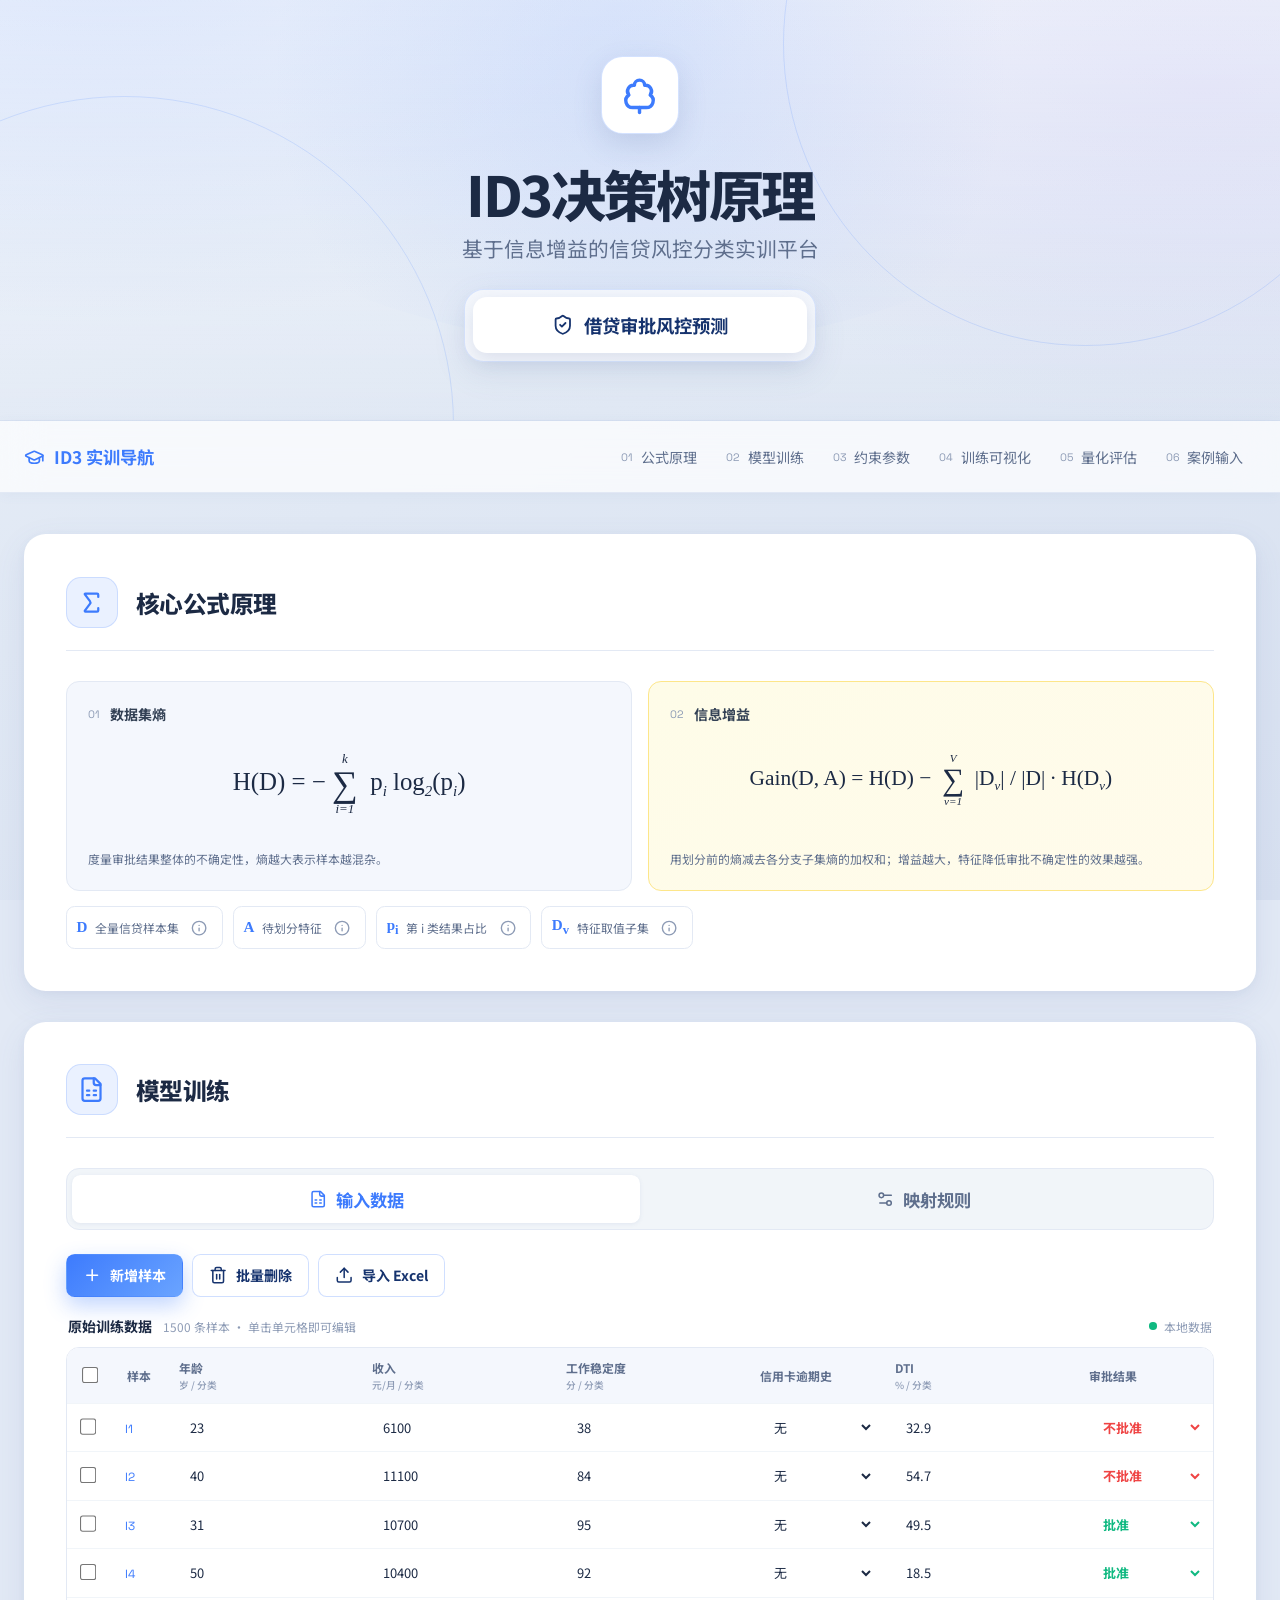
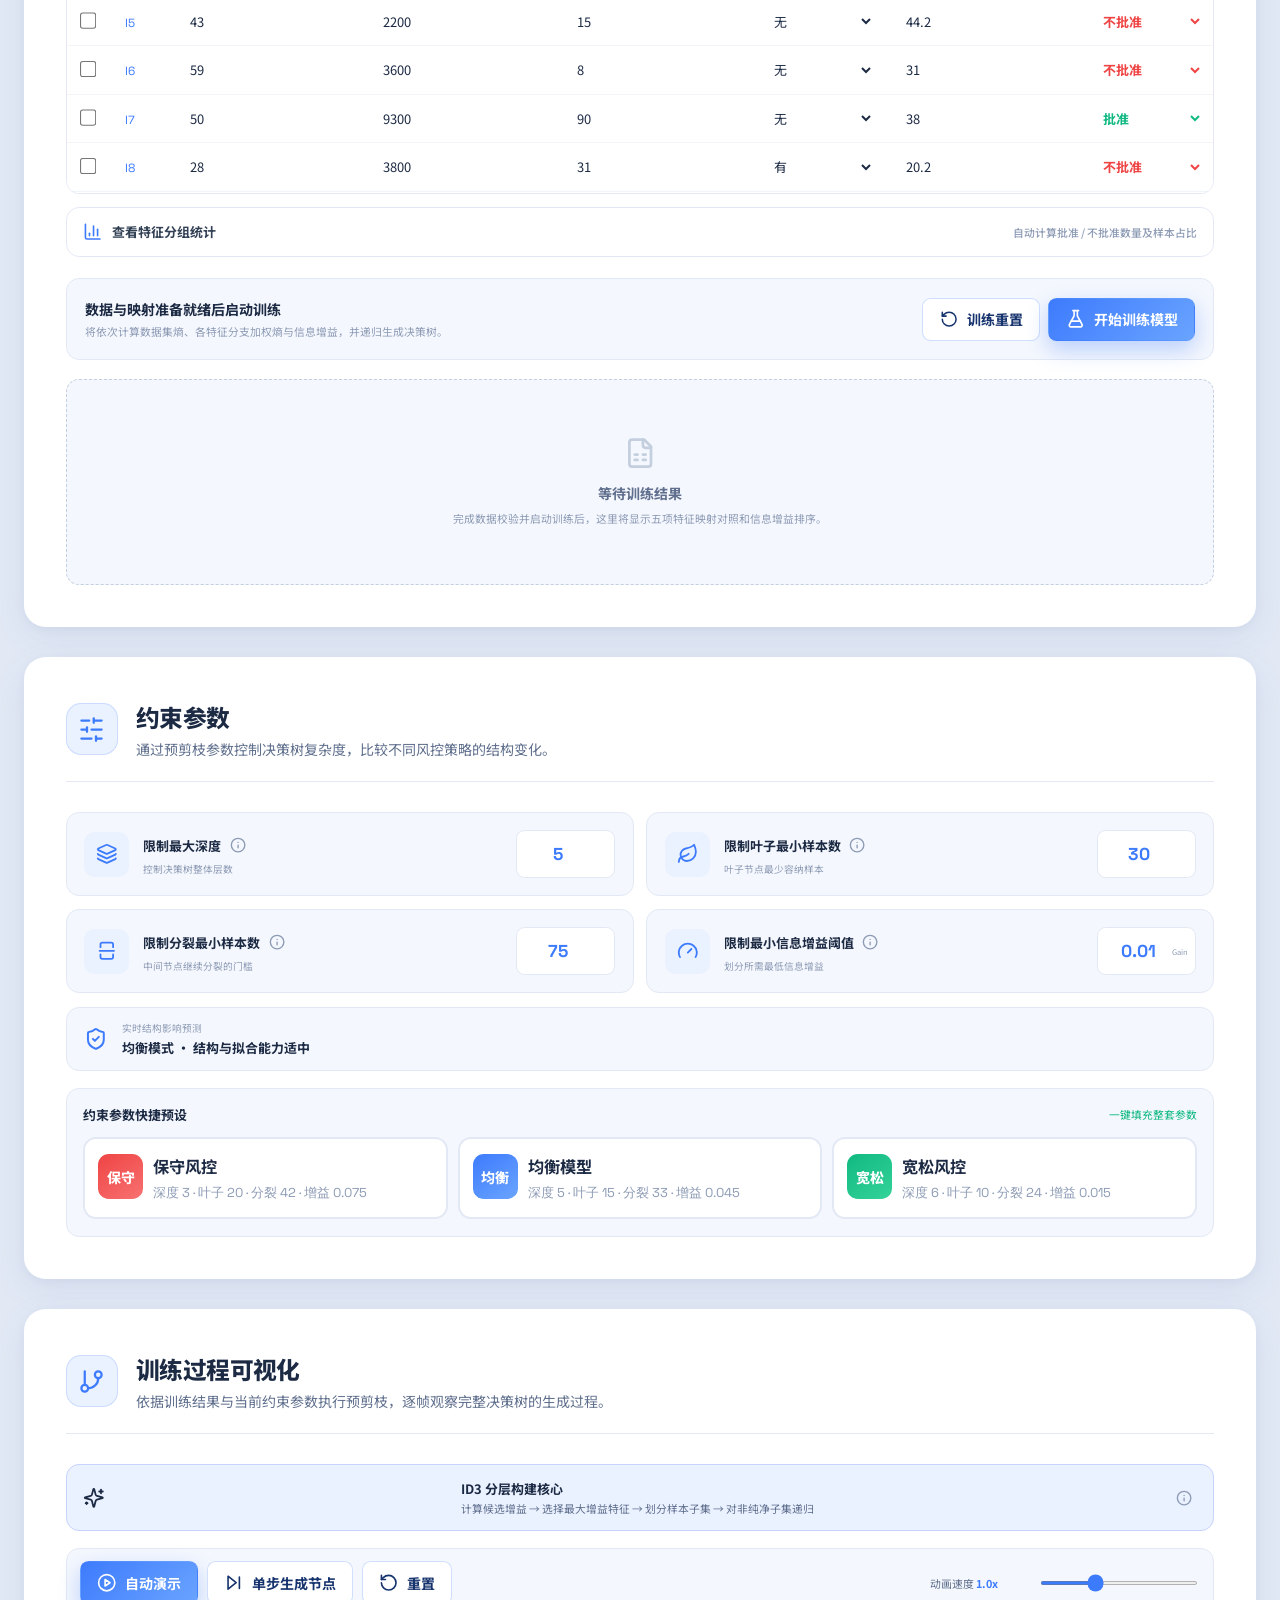
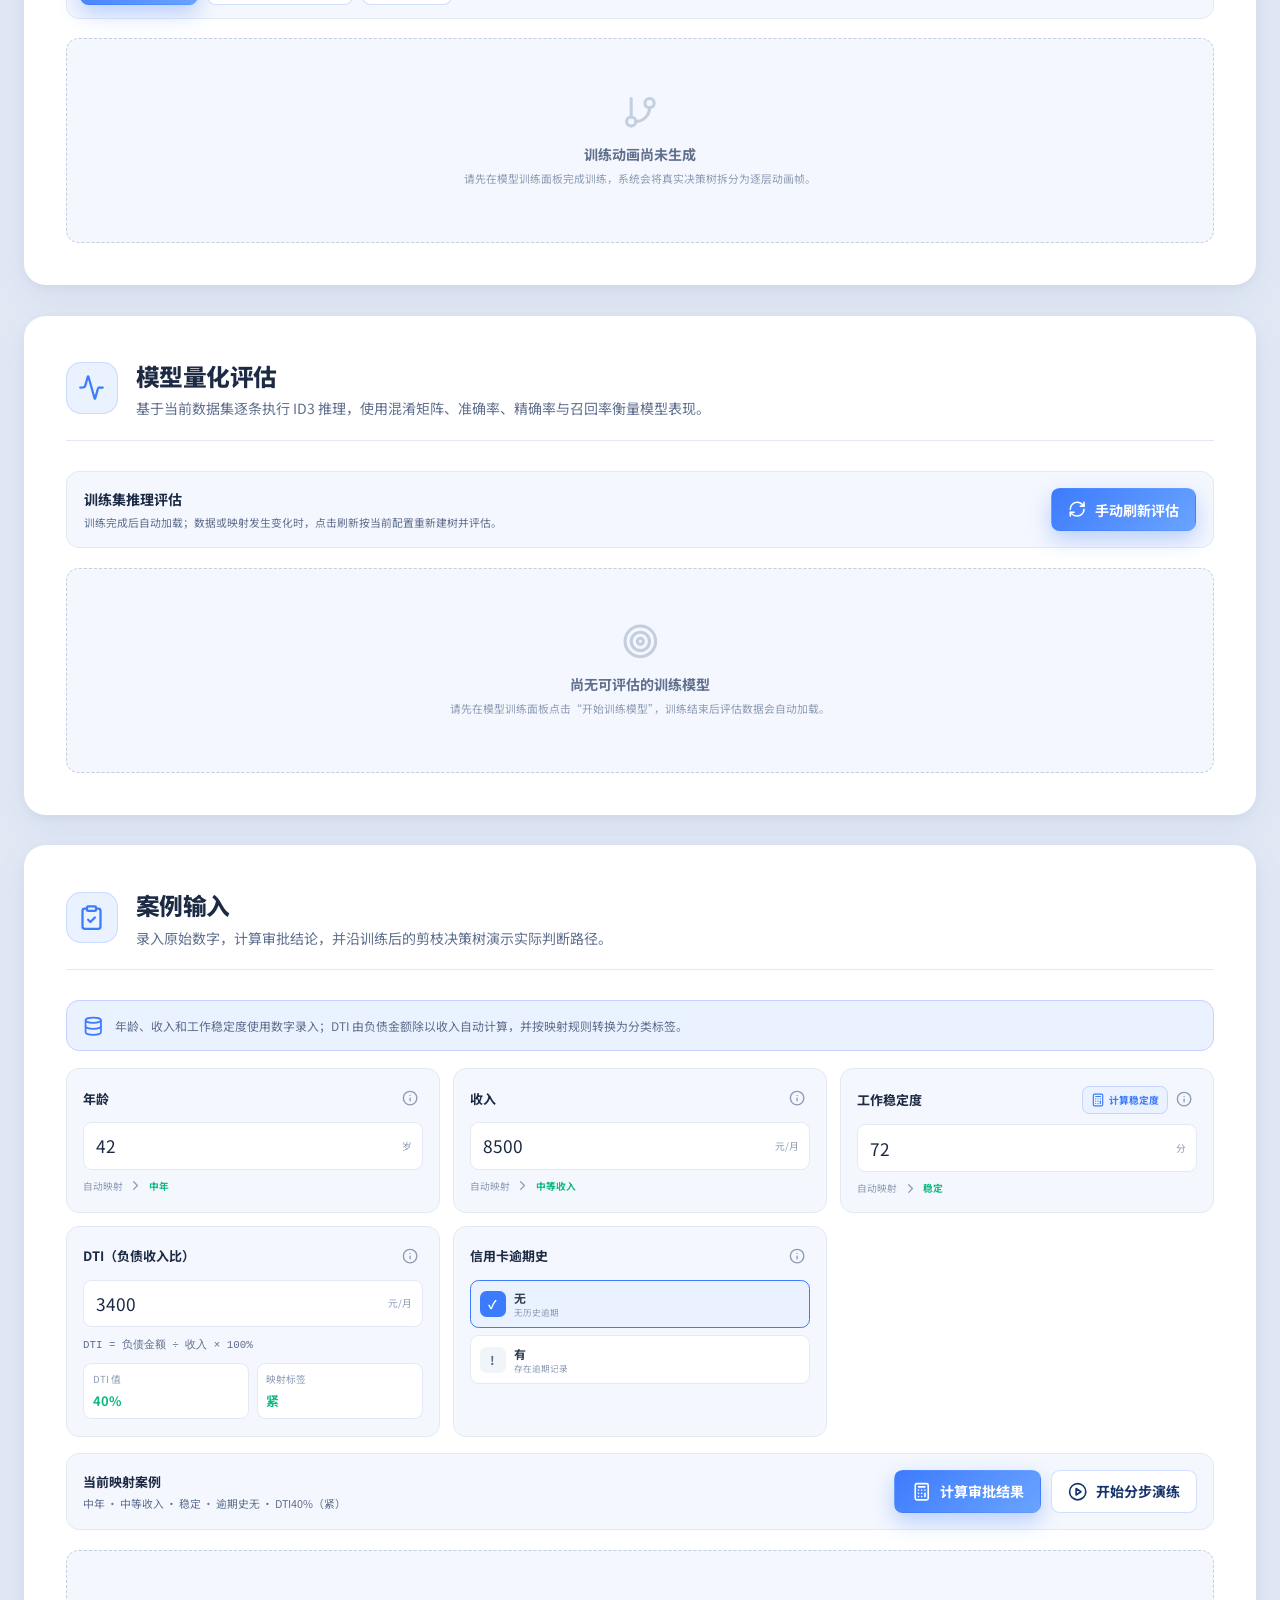
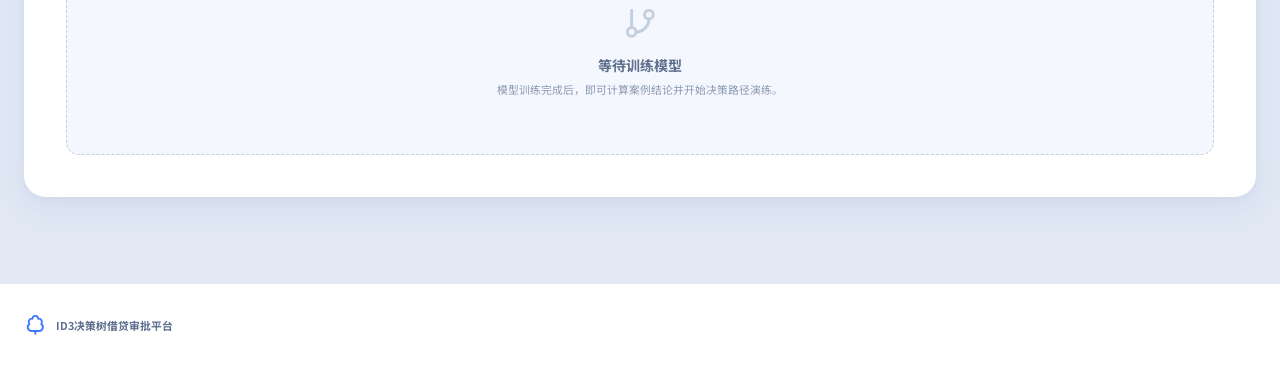
<file: index.html>
<!doctype html>
<html lang="zh-CN">
  <head>
    <meta charset="UTF-8" />
    <meta name="viewport" content="width=device-width, initial-scale=1.0" />
    <meta
      name="description"
      content="ID3决策树借贷审批平台，提供信息增益演算、模型训练和贷款审批路径可视化。"
    />
    <title>ID3决策树借贷审批平台</title>
    <script type="module" crossorigin src="./assets/index-B8pWdPge.js"></script>
    <link rel="modulepreload" crossorigin href="./assets/react-CxBdIq-d.js">
    <link rel="stylesheet" crossorigin href="./assets/index-DOfM6sJ3.css">
  </head>
  <body>
    <div id="root"></div>
  </body>
</html>
</file>
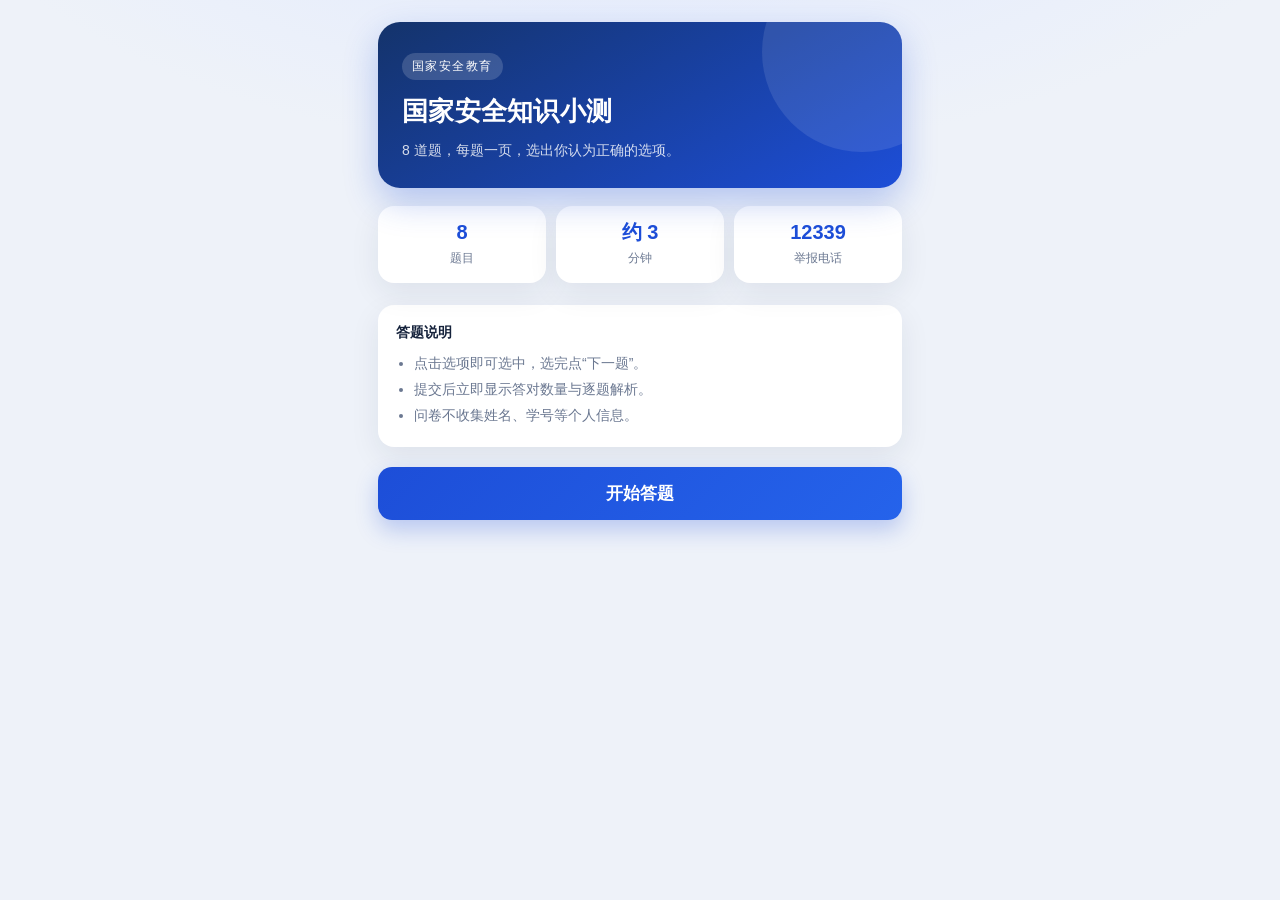
<file: quiz/index.html>
<!DOCTYPE html>
<html lang="zh-CN">
<head>
<meta charset="UTF-8">
<meta name="viewport" content="width=device-width, initial-scale=1, viewport-fit=cover">
<meta name="theme-color" content="#123a7a">
<title>国家安全知识小测</title>
<style>
  :root {
    --bg: #eef2f9;
    --card: #ffffff;
    --ink: #16233c;
    --muted: #6b7891;
    --line: #e2e8f3;
    --primary: #1d4ed8;
    --primary-soft: #e8efff;
    --ok: #15803d;
    --ok-soft: #e8f7ee;
    --bad: #c62828;
    --bad-soft: #fdeceb;
    --shadow: 0 10px 30px rgba(22, 35, 60, .08);
  }

  * { box-sizing: border-box; -webkit-tap-highlight-color: transparent; }

  html, body { margin: 0; padding: 0; }

  body {
    min-height: 100vh;
    min-height: 100dvh;
    background:
      radial-gradient(1100px 520px at 50% -180px, #dfe8ff 0%, rgba(223, 232, 255, 0) 65%),
      var(--bg);
    color: var(--ink);
    font-family: -apple-system, BlinkMacSystemFont, "PingFang SC", "Hiragino Sans GB",
      "Microsoft YaHei", "Segoe UI", Roboto, sans-serif;
    font-size: 16px;
    line-height: 1.6;
    -webkit-font-smoothing: antialiased;
  }

  .app {
    width: 100%;
    max-width: 560px;
    margin: 0 auto;
    padding: 22px 18px calc(24px + env(safe-area-inset-bottom));
  }

  .screen { display: none; }
  .screen.active { display: block; animation: enter .26s ease both; }

  @keyframes enter {
    from { opacity: 0; transform: translateY(10px); }
    to { opacity: 1; transform: none; }
  }

  @media (prefers-reduced-motion: reduce) {
    .screen.active { animation: none; }
  }

  /* ---------- 首页 ---------- */
  .hero {
    background: linear-gradient(150deg, #14336b 0%, #1d4ed8 100%);
    color: #fff;
    border-radius: 22px;
    padding: 30px 24px 26px;
    box-shadow: 0 14px 34px rgba(29, 78, 216, .28);
    position: relative;
    overflow: hidden;
  }

  .hero::after {
    content: "";
    position: absolute;
    right: -60px;
    top: -70px;
    width: 200px;
    height: 200px;
    border-radius: 50%;
    background: rgba(255, 255, 255, .1);
  }

  .badge {
    display: inline-block;
    font-size: 12px;
    letter-spacing: .12em;
    padding: 4px 10px;
    border-radius: 999px;
    background: rgba(255, 255, 255, .16);
    margin-bottom: 14px;
  }

  .hero h1 {
    margin: 0;
    font-size: 26px;
    line-height: 1.35;
    font-weight: 700;
    letter-spacing: .01em;
  }

  .hero p {
    margin: 10px 0 0;
    font-size: 14px;
    color: rgba(255, 255, 255, .82);
  }

  .facts {
    display: grid;
    grid-template-columns: repeat(3, 1fr);
    gap: 10px;
    margin: 18px 0 22px;
  }

  .fact {
    background: var(--card);
    border-radius: 16px;
    padding: 14px 8px;
    text-align: center;
    box-shadow: var(--shadow);
  }

  .fact b {
    display: block;
    font-size: 20px;
    color: var(--primary);
    line-height: 1.2;
  }

  .fact span { font-size: 12px; color: var(--muted); }

  .tips {
    background: var(--card);
    border-radius: 16px;
    padding: 16px 18px;
    box-shadow: var(--shadow);
    font-size: 14px;
    color: var(--muted);
  }

  .tips strong { color: var(--ink); }
  .tips ul { margin: 8px 0 0; padding-left: 18px; }
  .tips li { margin: 4px 0; }

  .btn {
    display: block;
    width: 100%;
    border: 0;
    border-radius: 14px;
    padding: 15px 18px;
    font-size: 17px;
    font-weight: 600;
    font-family: inherit;
    color: #fff;
    background: linear-gradient(135deg, #1d4ed8, #2563eb);
    box-shadow: 0 10px 22px rgba(29, 78, 216, .26);
    cursor: pointer;
    transition: transform .12s ease, opacity .15s ease, background .2s ease;
  }

  .btn:active { transform: scale(.985); }

  .btn[disabled] {
    background: #cdd6e6;
    color: #fff;
    box-shadow: none;
    cursor: not-allowed;
  }

  .btn.ghost {
    background: transparent;
    color: var(--primary);
    border: 1px solid #c9d8f8;
    box-shadow: none;
  }

  .home-action { margin-top: 20px; }

  /* ---------- 答题页 ---------- */
  .quiz-head {
    display: flex;
    align-items: center;
    justify-content: space-between;
    gap: 12px;
    margin-bottom: 10px;
  }

  .quiz-head .count {
    font-size: 13px;
    color: var(--muted);
    letter-spacing: .02em;
  }

  .quiz-head .count b {
    color: var(--primary);
    font-size: 17px;
    margin-right: 2px;
  }

  .back-link {
    border: 0;
    background: none;
    color: var(--muted);
    font-size: 13px;
    font-family: inherit;
    padding: 6px 2px;
    cursor: pointer;
  }

  .progress {
    height: 6px;
    border-radius: 999px;
    background: #dde5f2;
    overflow: hidden;
    margin-bottom: 18px;
  }

  .progress i {
    display: block;
    height: 100%;
    width: 0;
    border-radius: 999px;
    background: linear-gradient(90deg, #1d4ed8, #60a5fa);
    transition: width .28s ease;
  }

  .card {
    background: var(--card);
    border-radius: 20px;
    padding: 22px 20px;
    box-shadow: var(--shadow);
  }

  .q-no {
    font-size: 12px;
    font-weight: 700;
    letter-spacing: .1em;
    color: var(--primary);
    margin-bottom: 6px;
  }

  .q-text {
    margin: 0 0 18px;
    font-size: 18px;
    line-height: 1.55;
    font-weight: 600;
  }

  .options { display: grid; gap: 10px; }

  .option {
    display: flex;
    align-items: flex-start;
    gap: 12px;
    width: 100%;
    text-align: left;
    font-family: inherit;
    font-size: 15.5px;
    line-height: 1.5;
    color: var(--ink);
    background: #f7f9fd;
    border: 1.5px solid var(--line);
    border-radius: 14px;
    padding: 14px 14px;
    min-height: 54px;
    cursor: pointer;
    transition: border-color .15s ease, background .15s ease, transform .1s ease;
  }

  .option:active { transform: scale(.99); }

  .option .key {
    flex: 0 0 26px;
    height: 26px;
    border-radius: 8px;
    background: #e5ebf6;
    color: #56627a;
    font-size: 13px;
    font-weight: 700;
    display: flex;
    align-items: center;
    justify-content: center;
    transition: background .15s ease, color .15s ease;
  }

  .option .text { padding-top: 1px; }

  .option.selected {
    border-color: var(--primary);
    background: var(--primary-soft);
  }

  .option.selected .key {
    background: var(--primary);
    color: #fff;
  }

  .quiz-action { margin-top: 20px; }

  /* ---------- 结果页 ---------- */
  .score-card {
    background: var(--card);
    border-radius: 22px;
    padding: 26px 20px 22px;
    text-align: center;
    box-shadow: var(--shadow);
    margin-bottom: 18px;
  }

  .score-label {
    font-size: 13px;
    color: var(--muted);
    letter-spacing: .08em;
  }

  .score-num {
    font-size: 56px;
    line-height: 1.1;
    font-weight: 800;
    color: var(--primary);
    margin: 6px 0 2px;
    font-variant-numeric: tabular-nums;
  }

  .score-num small {
    font-size: 20px;
    font-weight: 600;
    color: var(--muted);
    margin-left: 2px;
  }

  .score-msg {
    margin: 6px 0 0;
    font-size: 15px;
    font-weight: 600;
  }

  .score-sub {
    margin: 6px 0 0;
    font-size: 13px;
    color: var(--muted);
  }

  .review-title {
    font-size: 14px;
    font-weight: 700;
    color: var(--muted);
    letter-spacing: .04em;
    margin: 0 0 10px 4px;
  }

  .review { display: grid; gap: 10px; }

  .review-item {
    background: var(--card);
    border-radius: 16px;
    padding: 15px 16px;
    border-left: 4px solid var(--ok);
    box-shadow: 0 6px 18px rgba(22, 35, 60, .05);
  }

  .review-item.wrong { border-left-color: var(--bad); }

  .review-top {
    display: flex;
    align-items: center;
    gap: 8px;
    font-size: 12px;
    color: var(--muted);
    margin-bottom: 6px;
  }

  .review-top .mark {
    margin-left: auto;
    font-size: 12px;
    font-weight: 700;
    padding: 2px 8px;
    border-radius: 999px;
    background: var(--ok-soft);
    color: var(--ok);
  }

  .review-item.wrong .mark {
    background: var(--bad-soft);
    color: var(--bad);
  }

  .review-q {
    margin: 0 0 8px;
    font-size: 15px;
    font-weight: 600;
    line-height: 1.5;
  }

  .review-line {
    margin: 3px 0;
    font-size: 13.5px;
    color: var(--muted);
  }

  .review-line b { color: var(--ink); font-weight: 600; }
  .review-item.wrong .review-line b.bad { color: var(--bad); }
  .review-line b.ok { color: var(--ok); }

  .result-actions {
    display: grid;
    gap: 10px;
    margin-top: 20px;
  }

  .footnote {
    margin-top: 18px;
    text-align: center;
    font-size: 12px;
    color: #93a0b7;
    line-height: 1.7;
  }
</style>
</head>
<body>
<main class="app">

  <!-- 首页 -->
  <section class="screen active" id="screen-intro">
    <div class="hero">
      <span class="badge">国家安全教育</span>
      <h1>国家安全知识小测</h1>
      <p>8 道题，每题一页，选出你认为正确的选项。</p>
    </div>

    <div class="facts">
      <div class="fact"><b>8</b><span>题目</span></div>
      <div class="fact"><b>约 3</b><span>分钟</span></div>
      <div class="fact"><b>12339</b><span>举报电话</span></div>
    </div>

    <div class="tips">
      <strong>答题说明</strong>
      <ul>
        <li>点击选项即可选中，选完点“下一题”。</li>
        <li>提交后立即显示答对数量与逐题解析。</li>
        <li>问卷不收集姓名、学号等个人信息。</li>
      </ul>
    </div>

    <div class="home-action">
      <button class="btn" id="startBtn" type="button">开始答题</button>
    </div>
  </section>

  <!-- 答题页 -->
  <section class="screen" id="screen-quiz">
    <div class="quiz-head">
      <span class="count"><b id="curNo">1</b>/ <span id="totalNo">8</span> 题</span>
      <button class="back-link" id="backBtn" type="button">上一题</button>
    </div>
    <div class="progress"><i id="progressBar"></i></div>

    <div class="card">
      <div class="q-no" id="qNo">QUESTION 01</div>
      <h2 class="q-text" id="qText"></h2>
      <div class="options" id="options"></div>
    </div>

    <div class="quiz-action">
      <button class="btn" id="nextBtn" type="button" disabled>下一题</button>
    </div>
  </section>

  <!-- 结果页 -->
  <section class="screen" id="screen-result">
    <div class="score-card">
      <div class="score-label">本次得分</div>
      <div class="score-num"><span id="scoreNum">0</span><small>/ 8 题</small></div>
      <p class="score-msg" id="scoreMsg"></p>
      <p class="score-sub" id="scoreSub"></p>
    </div>

    <p class="review-title">逐题回顾</p>
    <div class="review" id="review"></div>

    <div class="result-actions">
      <button class="btn ghost" id="againBtn" type="button">再答一次</button>
    </div>

    <p class="footnote">发现危害国家安全的情况，请拨打 12339 举报。<br>本问卷仅用于宣传教育，不计入任何考核。</p>
  </section>

</main>

<script>
(function () {
  var QUESTIONS = [
    {
      q: 'QQ 群有人以“学术问卷”名义收集你校军训地点、营区照片，应？',
      options: ['一条 200 元，做了', '先做几次看看', '拒绝并拨 12339', '叫室友一起做'],
      answer: 2
    },
    {
      q: '关于免费公共 WiFi，安全做法是？',
      options: ['连上登网银', '连上刷朋友圈', '敏感操作用自己流量', '无所谓'],
      answer: 2
    },
    {
      q: '快递盒面单应如何处理？',
      options: ['直接扔', '涂销姓名电话地址后再扔', '留给回收员', '拍照发朋友圈'],
      answer: 1
    },
    {
      q: '在 GitHub 上传课程项目，最稳妥的是？',
      options: ['整个目录直接 push', '配 .gitignore、确认无敏感数据再 push', '写导师邮箱', '数据集一起传'],
      answer: 1
    },
    {
      q: '12339 是什么电话？',
      options: ['外卖投诉', '国家安全机关受理举报电话', '电信诈骗', '快递投诉'],
      answer: 1
    },
    {
      q: '境外人员以“美女博主”加你并逐步索要资料，应？',
      options: ['恋爱脑上头', '觉得有趣继续聊', '提高警惕、保留证据、及时举报', '截图发朋友圈吐槽'],
      answer: 2
    },
    {
      q: '关于军事管理区拍照，正确的是？',
      options: ['不发朋友圈就没事', '拍了发小红书', '不擅自进入、不拍摄、不传播', '拍给家人看'],
      answer: 2
    },
    {
      q: '下列哪项可能危害国家安全？',
      options: ['教室讨论作业', '把实验室未发表数据集公开上传', '参加学校国安讲座', '按规定保管学生证'],
      answer: 1
    }
  ];

  var LETTERS = ['A', 'B', 'C', 'D'];
  var state = {
    index: 0,
    answers: new Array(QUESTIONS.length).fill(null)
  };

  var screens = {
    intro: document.getElementById('screen-intro'),
    quiz: document.getElementById('screen-quiz'),
    result: document.getElementById('screen-result')
  };

  var el = {
    startBtn: document.getElementById('startBtn'),
    againBtn: document.getElementById('againBtn'),
    backBtn: document.getElementById('backBtn'),
    nextBtn: document.getElementById('nextBtn'),
    curNo: document.getElementById('curNo'),
    totalNo: document.getElementById('totalNo'),
    progressBar: document.getElementById('progressBar'),
    qNo: document.getElementById('qNo'),
    qText: document.getElementById('qText'),
    options: document.getElementById('options'),
    scoreNum: document.getElementById('scoreNum'),
    scoreMsg: document.getElementById('scoreMsg'),
    scoreSub: document.getElementById('scoreSub'),
    review: document.getElementById('review')
  };

  function showScreen(name) {
    Object.keys(screens).forEach(function (key) {
      screens[key].classList.toggle('active', key === name);
    });
    window.scrollTo(0, 0);
  }

  function renderQuestion() {
    var i = state.index;
    var item = QUESTIONS[i];
    var picked = state.answers[i];

    el.curNo.textContent = String(i + 1);
    el.totalNo.textContent = String(QUESTIONS.length);
    el.progressBar.style.width = ((i + 1) / QUESTIONS.length * 100) + '%';
    el.qNo.textContent = 'QUESTION ' + String(i + 1).padStart(2, '0');
    el.qText.textContent = item.q;
    el.backBtn.style.visibility = i === 0 ? 'hidden' : 'visible';

    el.options.innerHTML = '';
    item.options.forEach(function (text, idx) {
      var btn = document.createElement('button');
      btn.type = 'button';
      btn.className = 'option' + (picked === idx ? ' selected' : '');
      btn.setAttribute('aria-pressed', picked === idx ? 'true' : 'false');
      btn.dataset.index = String(idx);

      var key = document.createElement('span');
      key.className = 'key';
      key.textContent = LETTERS[idx];

      var label = document.createElement('span');
      label.className = 'text';
      label.textContent = text;

      btn.appendChild(key);
      btn.appendChild(label);
      el.options.appendChild(btn);
    });

    el.nextBtn.textContent = i === QUESTIONS.length - 1 ? '提交答卷' : '下一题';
    el.nextBtn.disabled = picked === null;
  }

  el.options.addEventListener('click', function (e) {
    var btn = e.target.closest('.option');
    if (!btn) return;

    var i = state.index;
    state.answers[i] = Number(btn.dataset.index);

    Array.prototype.forEach.call(el.options.children, function (node) {
      node.classList.remove('selected');
      node.setAttribute('aria-pressed', 'false');
    });
    btn.classList.add('selected');
    btn.setAttribute('aria-pressed', 'true');

    el.nextBtn.disabled = false;
  });

  el.startBtn.addEventListener('click', function () {
    state.index = 0;
    state.answers = new Array(QUESTIONS.length).fill(null);
    renderQuestion();
    showScreen('quiz');
  });

  el.backBtn.addEventListener('click', function () {
    if (state.index > 0) {
      state.index -= 1;
      renderQuestion();
      window.scrollTo(0, 0);
    }
  });

  el.nextBtn.addEventListener('click', function () {
    if (state.answers[state.index] === null) return;

    if (state.index < QUESTIONS.length - 1) {
      state.index += 1;
      renderQuestion();
      window.scrollTo(0, 0);
      return;
    }

    showResult();
  });

  el.againBtn.addEventListener('click', function () {
    state.index = 0;
    state.answers = new Array(QUESTIONS.length).fill(null);
    renderQuestion();
    showScreen('quiz');
  });

  function scoreText(score) {
    if (score === QUESTIONS.length) {
      return { msg: '满分！安全意识非常到位', sub: '继续保持，也提醒身边同学注意防范。' };
    }
    if (score >= 6) {
      return { msg: '表现不错，个别环节需留意', sub: '重点复习错题，细节往往最容易被利用。' };
    }
    if (score >= 4) {
      return { msg: '基础尚可，需要加强', sub: '建议把错题再过一遍，牢记 12339 举报电话。' };
    }
    return { msg: '安全防范意识有待提高', sub: '认真看一遍解析，遇到可疑情况先拒绝、再举报。' };
  }

  function showResult() {
    var score = 0;
    var rows = [];

    QUESTIONS.forEach(function (item, i) {
      var picked = state.answers[i];
      var correct = picked === item.answer;
      if (correct) score += 1;

      var row = document.createElement('div');
      row.className = 'review-item' + (correct ? '' : ' wrong');

      var top = document.createElement('div');
      top.className = 'review-top';
      top.innerHTML = '<span>第 ' + (i + 1) + ' 题</span>' +
        '<span class="mark">' + (correct ? '✓ 答对' : '✗ 答错') + '</span>';

      var q = document.createElement('p');
      q.className = 'review-q';
      q.textContent = item.q;

      var mine = document.createElement('p');
      mine.className = 'review-line';
      mine.innerHTML = '你的选择：<b class="' + (correct ? 'ok' : 'bad') + '">' +
        LETTERS[picked] + '. ' + esc(item.options[picked]) + '</b>';

      row.appendChild(top);
      row.appendChild(q);
      row.appendChild(mine);

      if (!correct) {
        var right = document.createElement('p');
        right.className = 'review-line';
        right.innerHTML = '正确答案：<b class="ok">' +
          LETTERS[item.answer] + '. ' + esc(item.options[item.answer]) + '</b>';
        row.appendChild(right);
      }

      rows.push(row);
    });

    el.scoreNum.textContent = String(score);
    var text = scoreText(score);
    el.scoreMsg.textContent = text.msg;
    el.scoreSub.textContent = text.sub;

    el.review.innerHTML = '';
    rows.forEach(function (row) { el.review.appendChild(row); });

    showScreen('result');
  }

  function esc(str) {
    return String(str)
      .replace(/&/g, '&amp;')
      .replace(/</g, '&lt;')
      .replace(/>/g, '&gt;');
  }

  el.totalNo.textContent = String(QUESTIONS.length);
})();
</script>
</body>
</html>
</file>
<file: assets/index-DOfM6sJ3.css>
@import"https://fonts.googleapis.com/css2?family=Noto+Sans+SC:wght@400;500;600;700;800&family=Space+Grotesk:wght@500;600;700&display=swap";:root{color-scheme:light;font-family:Noto Sans SC,Microsoft YaHei,Segoe UI,sans-serif;color:#1c2a44;background:#e2e9f5;font-synthesis:none;text-rendering:optimizeLegibility;--bg: #e2e9f5;--bg-deep: #d8e1f0;--panel: #ffffff;--panel-soft: #f4f7fd;--panel-raised: #ffffff;--line: #e3e9f4;--line-bright: #c9dafc;--text: #1c2a44;--muted: #5f6f8d;--muted-2: #8d9bb5;--primary: #3d7bfd;--primary-soft: #6aa4ff;--primary-bg: #eaf1ff;--navy: #16336e;--navy-soft: #1d4a9e;--accent: #e0447c;--cyan: #3d7bfd;--cyan-soft: #6aa4ff;--green: #10b981;--green-bg: #ecfdf5;--yellow: #f59e0b;--red: #ef4444;--red-bg: #fef2f2;--orange: #f59e0b;--radius: 20px;--shadow: 0 10px 30px rgba(88, 112, 165, .1), 0 2px 8px rgba(88, 112, 165, .06);--shadow-hover: 0 16px 40px rgba(88, 112, 165, .16), 0 4px 12px rgba(88, 112, 165, .08)}*{box-sizing:border-box}html{overflow-x:auto;scroll-behavior:smooth;scroll-padding-top:92px}body{margin:0;overflow-x:hidden;zoom:1.08;background:radial-gradient(1000px 560px at 8% -6%,rgba(122,162,255,.26),transparent 62%),radial-gradient(860px 520px at 94% 10%,rgba(178,148,255,.15),transparent 60%),radial-gradient(760px 520px at 50% 110%,rgba(110,190,255,.18),transparent 62%),linear-gradient(158deg,#eaf0f9,#e0e8f4 46%,#d7e0f0);background-attachment:fixed;color:var(--text)}button,input,select,textarea{font:inherit}button,a{color:inherit}::selection{color:#fff;background:var(--primary)}::-webkit-scrollbar{width:9px;height:9px}::-webkit-scrollbar-track{background:transparent}::-webkit-scrollbar-thumb{border-radius:4px;background:#b8c5dc}::-webkit-scrollbar-thumb:hover{background:#8d9bb5}.app{min-height:100vh}.hero{position:relative;min-height:390px;overflow:hidden;border-bottom:1px solid rgba(163,184,222,.28);background:linear-gradient(180deg,#ffffff57,#fff0)}.hero:before{position:absolute;top:-180px;left:50%;width:900px;height:500px;border-radius:50%;background:radial-gradient(circle,rgba(122,162,255,.2),transparent 66%);content:"";transform:translate(-50%);pointer-events:none}.hero-inner{position:relative;z-index:2;display:flex;align-items:center;flex-direction:column;justify-content:center;width:min(1220px,calc(100% - 44px));margin:0 auto;padding-top:52px;text-align:center}.brand-mark{display:grid;flex:0 0 auto;width:72px;height:72px;margin:0 0 16px;place-items:center;border:1px solid rgba(61,123,253,.22);border-radius:20px;color:var(--primary);background:#fff;box-shadow:0 10px 26px #5870a52e}.hero-copy{width:100%;max-width:1100px}.hero-kicker{color:var(--accent);font-family:Space Grotesk,sans-serif;font-size:12px;font-weight:700;letter-spacing:.22em}.hero h1{margin:8px 0 5px;color:var(--text);font-size:clamp(32px,4vw,56px);font-weight:800;letter-spacing:-.045em;line-height:1.22}.hero-copy p{margin:0;color:var(--muted);font-size:clamp(16px,1.5vw,20px)}.header-tools{position:absolute;top:22px;right:0;display:flex;gap:8px}.header-tools button{display:inline-flex;align-items:center;gap:7px;padding:8px 12px;border:1px solid rgba(61,123,253,.2);border-radius:10px;color:var(--primary);background:#ffffffc7;cursor:pointer;transition:.2s ease}.header-tools button:hover{border-color:var(--primary);color:#fff;background:var(--primary)}.scene-switch{position:relative;z-index:2;display:flex;width:fit-content;margin:24px auto 0;padding:7px;border:1px solid rgba(61,123,253,.16);border-radius:18px;background:#ffffffa8;box-shadow:0 10px 30px #5870a51f}.scene-switch button{display:inline-flex;align-items:center;gap:10px;min-width:310px;justify-content:center;padding:14px 28px;border:0;border-radius:13px;font-size:17px;font-weight:700;color:var(--muted);background:transparent}.scene-switch button.active{color:var(--navy);background:#fff;box-shadow:0 6px 18px #5870a52e}.hero-orbit{position:absolute;border:1px solid rgba(61,123,253,.16);border-radius:50%;pointer-events:none}.orbit-one{top:-240px;right:-100px;width:560px;height:560px}.orbit-two{bottom:-310px;left:-190px;width:610px;height:610px}.section-nav{position:sticky;z-index:50;top:0;border-bottom:1px solid rgba(163,184,222,.25);background:#ffffffb8;-webkit-backdrop-filter:blur(18px);backdrop-filter:blur(18px);box-shadow:0 2px 12px #5870a50f}.section-nav-inner{display:flex;align-items:center;justify-content:space-between;width:min(1220px,calc(100% - 44px));min-height:66px;margin:0 auto}.nav-brand{display:flex;align-items:center;gap:9px;color:var(--primary);font-weight:700;white-space:nowrap}.nav-links{display:flex;align-items:center;gap:3px}.nav-links a{display:flex;align-items:center;gap:7px;padding:10px 12px;border-radius:8px;color:var(--muted);font-size:13px;text-decoration:none;transition:.2s ease}.nav-links a span{color:var(--muted-2);font-family:Space Grotesk,sans-serif;font-size:10px}.nav-links a:hover{color:var(--primary);background:var(--primary-bg)}.mobile-menu{display:none;padding:8px;border:1px solid var(--line);border-radius:8px;background:var(--panel)}.main-container{display:grid;gap:28px;width:min(1220px,calc(100% - 44px));margin:38px auto 80px}.panel{position:relative;padding:clamp(24px,3vw,38px);overflow:visible;border:1px solid rgba(255,255,255,.9);border-radius:var(--radius);background:var(--panel);box-shadow:var(--shadow);transition:transform .2s ease,box-shadow .2s ease}.panel:hover{transform:translateY(-1px);box-shadow:var(--shadow-hover)}.section-heading{display:flex;align-items:center;gap:17px;margin-bottom:28px;padding-bottom:20px;border-bottom:1px solid var(--line)}.section-icon{display:grid;flex:0 0 auto;width:48px;height:48px;place-items:center;border:1px solid rgba(61,123,253,.18);border-radius:14px;color:var(--primary);background:var(--primary-bg)}.eyebrow{display:block;margin-bottom:3px;color:var(--accent);font-family:Space Grotesk,sans-serif;font-size:10px;font-weight:700;letter-spacing:.15em}.section-heading h2{margin:0;color:var(--text);font-size:22px;font-weight:800;letter-spacing:-.025em}.section-heading p{margin:5px 0 0;color:var(--muted);font-size:13px}.button{display:inline-flex;align-items:center;justify-content:center;gap:8px;min-height:40px;padding:9px 15px;border:1px solid transparent;border-radius:8px;font-size:13px;font-weight:700;cursor:pointer;transition:transform .2s ease,box-shadow .2s ease,border-color .2s ease,background .2s ease}.button:hover:not(:disabled){transform:translateY(-1px)}.button:disabled{cursor:not-allowed;opacity:.48}.button-primary{color:#fff;background:linear-gradient(135deg,var(--primary),var(--primary-soft));box-shadow:0 8px 20px #3d7bfd52}.button-primary:hover:not(:disabled){box-shadow:0 10px 26px #3d7bfd6b}.button-secondary{border-color:#3d7bfd3d;color:var(--navy);background:#fff}.button-secondary:hover:not(:disabled){border-color:var(--primary);color:var(--primary);background:var(--primary-bg)}.button-ghost{border-color:transparent;color:var(--muted);background:#eef2fa}.button-ghost:hover:not(:disabled){color:var(--primary);background:var(--primary-bg)}.button-danger{border-color:#ef444459;color:#dc2626;background:var(--red-bg)}.tooltip-wrap{position:relative;display:inline-flex;vertical-align:middle}.tooltip-trigger{display:inline-grid;width:24px;height:24px;padding:0;place-items:center;border:0;border-radius:50%;color:var(--muted-2);background:transparent;cursor:help}.tooltip-trigger:hover,.tooltip-trigger:focus-visible{color:var(--primary);background:var(--primary-bg)}.tooltip-card{position:absolute;z-index:120;bottom:calc(100% + 10px);left:50%;display:none;width:260px;padding:13px 14px;border:1px solid var(--line);border-radius:10px;color:#4a5a78;background:#fff;box-shadow:0 8px 24px #5870a51f;font-size:12px;line-height:1.65;transform:translate(-50%)}.tooltip-card:after{position:absolute;top:100%;left:50%;border:6px solid transparent;border-top-color:#fff;content:"";transform:translate(-50%)}.tooltip-card strong{display:block;margin-bottom:4px;color:var(--primary)}.tooltip-card span{display:block}.tooltip-wrap:hover .tooltip-card,.tooltip-wrap:focus-within .tooltip-card{display:block}input,select,textarea{min-height:40px;border:1px solid var(--line);border-radius:8px;outline:0;color:var(--text);background:#fff;transition:border-color .2s ease,box-shadow .2s ease}input:focus,select:focus,textarea:focus{border-color:var(--primary);box-shadow:0 0 0 3px #3d7bfd26}select{padding:0 34px 0 11px}input{padding:0 11px}input[type=checkbox]{width:16px;min-height:16px;accent-color:var(--primary)}input[type=range]{height:4px;min-height:4px;padding:0;border:0;border-radius:4px;background:#e2e8f0;accent-color:var(--primary)}input[type=range]::-webkit-slider-thumb{width:14px;height:14px;border-radius:50%;background:var(--primary)}.tabs{display:grid;grid-template-columns:1fr 1fr;padding:5px;border:1px solid var(--line);border-radius:12px;background:#f1f5f9}.tabs button{display:flex;align-items:center;justify-content:center;gap:8px;padding:11px 18px;border:0;border-radius:8px;color:var(--muted);background:transparent;font-weight:700;cursor:pointer;transition:.2s ease}.tabs button.active{color:var(--primary);background:#fff;box-shadow:0 1px 4px #5870a51a}.tab-panel{padding-top:22px}.formula-stack{display:grid;grid-template-columns:repeat(2,minmax(0,1fr));gap:14px}.formula-card{position:relative;min-width:0;padding:20px;overflow:hidden;border:1px solid var(--line);border-radius:12px;background:var(--panel-soft);transition:border-color .2s ease,box-shadow .2s ease}.formula-card:hover{border-color:var(--primary);box-shadow:0 4px 14px #3d7bfd1f}.formula-card:after{display:none}.formula-card>div{display:flex;align-items:center;gap:9px}.formula-card>div>span{color:var(--muted-2);font-family:Space Grotesk,sans-serif;font-size:10px}.formula-card>div>strong{color:#334155;font-size:13px}.formula{min-height:92px;margin:14px 0 10px;padding:12px 4px;color:#1c2a44;font-family:Georgia,Times New Roman,serif;font-size:clamp(19px,1.8vw,25px);line-height:2.2;text-align:center}.math-sigma{display:inline-grid;grid-template-rows:auto auto auto;align-items:center;justify-items:center;margin:0 .25em;vertical-align:middle;line-height:1}.math-sigma-top,.math-sigma-bot{font-size:.52em;font-style:italic;line-height:1.1}.math-sigma-sym{font-size:1.45em;line-height:1}.formula sub,.formula sup{font-size:.6em;font-style:italic}.formula-card small{display:block;color:var(--muted);font-size:11px;line-height:1.65}.formula-gain{font-size:clamp(17px,1.55vw,23px)}.formula-core{border-color:#fde68a;background:linear-gradient(145deg,#fefce8,#fffbeb)}.formula-core:hover{border-color:#f59e0b;box-shadow:0 4px 14px #f59e0b26}.variable-legend{display:flex;flex-wrap:wrap;gap:9px;margin-top:14px}.variable-legend>span{display:flex;align-items:center;gap:7px;padding:7px 9px;border:1px solid var(--line);border-radius:8px;color:var(--muted);background:#fff;font-size:11px}.variable-legend b{color:var(--primary);font-family:Georgia,serif;font-size:14px}.principle-grid{display:grid;grid-template-columns:1fr 1fr 1.15fr;gap:13px;margin-top:21px}.principle-grid article{padding:17px;border:1px solid var(--line);border-radius:12px;background:var(--panel-soft)}.principle-index{color:var(--green);font-family:Space Grotesk,sans-serif;font-size:10px;font-weight:700;letter-spacing:.1em}.principle-grid h3{margin:6px 0 5px;color:var(--text);font-size:14px}.principle-grid p{margin:0;color:var(--muted);font-size:11px;line-height:1.7}.principle-grid .canvas-hint{border-color:#c7d2fe;color:var(--primary);background:var(--primary-bg)}.coin-demo{margin-top:15px;overflow:hidden;border:1px solid var(--line);border-radius:12px;background:#fff}.coin-demo>button{display:flex;align-items:center;justify-content:space-between;width:100%;padding:14px 17px;border:0;color:#334155;background:transparent;cursor:pointer}.coin-demo>button>span{display:flex;align-items:center;gap:12px}.coin-demo>button i{padding:3px 7px;border-radius:5px;color:#fff;background:var(--green);font-size:10px;font-style:normal;font-weight:800}.coin-content{display:grid;grid-template-columns:auto 1fr;gap:22px;padding:18px;border-top:1px solid var(--line)}.coin-visual{display:grid;grid-template-columns:repeat(5,32px);gap:7px}.coin-visual span{display:grid;width:32px;height:32px;place-items:center;border-radius:50%;font-size:11px;font-weight:800}.coin-visual .heads{color:#fff;background:var(--primary)}.coin-visual .tails{color:#92400e;background:#fde68a}.coin-content p{margin:0 0 7px;color:#4a5a78;font-size:12px}.coin-content code{display:block;color:var(--primary);font-family:Consolas,monospace;font-size:13px}.coin-content small{display:block;margin-top:7px;color:var(--muted-2);font-size:11px}.dataset-toolbar{display:flex;flex-wrap:wrap;gap:8px;margin-bottom:18px}.table-caption,.block-heading,.subheading{display:flex;align-items:center;justify-content:space-between;gap:14px}.table-caption{margin:0 2px 10px}.table-caption>div{display:flex;align-items:baseline;gap:10px}.table-caption strong{color:var(--text);font-size:13px}.table-caption span{color:var(--muted-2);font-size:11px}.status-dot{display:inline-flex;align-items:center;gap:7px;color:var(--green);font-size:11px}.status-dot i{width:7px;height:7px;border-radius:50%;background:var(--green)}.data-table-wrap,.mini-table-wrap{max-width:100%;overflow:auto;border:1px solid var(--line);border-radius:12px;background:#fff}.dataset-table-window{height:clamp(320px,46vh,460px);overflow-y:auto}.dataset-table-window .data-table{min-width:980px}.dataset-table-window .data-table th{position:sticky;z-index:3;top:0;box-shadow:0 1px var(--line)}.dataset-empty{display:grid;min-height:300px;place-items:center;color:var(--muted-2);font-size:12px}.data-table,.mini-table{width:100%;border-collapse:collapse;white-space:nowrap}.data-table th,.data-table td,.mini-table th,.mini-table td{border-bottom:1px solid #f1f5f9;text-align:left}.data-table th{padding:10px;color:var(--muted);background:var(--panel-soft);font-size:11px;font-weight:700}.data-table th small{display:block;margin-top:2px;color:var(--muted-2);font-size:9px;font-weight:500}.data-table td{padding:6px 8px;color:#334155;font-size:12px}.data-table tbody tr:hover{background:var(--panel-soft)}.data-table tbody tr:last-child td{border-bottom:0}.data-table td input:not([type=checkbox]),.data-table td select{width:100%;min-width:92px;min-height:32px;border-color:transparent;background:transparent;font-size:12px}.data-table td input:hover,.data-table td select:hover{border-color:var(--line);background:#fff}.row-id{color:var(--primary);font-family:Space Grotesk,sans-serif;font-size:11px}.perturb-bar{display:grid;grid-template-columns:1fr auto auto auto;align-items:center;gap:10px;margin-top:12px;padding:12px;border:1px dashed #c3cfdf;border-radius:12px;background:var(--panel-soft)}.perturb-bar>div{display:flex;align-items:center;gap:10px;color:var(--primary)}.perturb-bar>div span{display:grid;gap:2px}.perturb-bar strong{color:var(--text);font-size:12px}.perturb-bar>div span{color:var(--muted-2);font-size:10px}.perturb-bar select{min-width:118px}.stats-details{margin-top:12px;border:1px solid var(--line);border-radius:12px;background:#fff}.stats-details summary{display:flex;align-items:center;gap:9px;padding:13px 15px;color:#334155;font-size:12px;font-weight:700;cursor:pointer;list-style:none}.stats-details summary svg{color:var(--primary)}.stats-details summary span{margin-left:auto;color:var(--muted-2);font-size:10px;font-weight:500}.stats-grid{display:grid;grid-template-columns:repeat(4,1fr);gap:9px;padding:12px;border-top:1px solid var(--line)}.stats-grid article{padding:12px;border:1px solid var(--line);border-radius:8px;background:var(--panel-soft)}.stats-grid h4{margin:0 0 9px;color:var(--text);font-size:12px}.stat-line{display:grid;grid-template-columns:1fr;gap:2px;padding:6px 0;border-top:1px dashed #e2e8f0;font-size:10px}.stat-line strong{color:#4a5a78}.pass-text{color:var(--green)!important}.reject-text{color:var(--red)!important}.approval-select.approved-value{color:var(--green);font-weight:700}.approval-select.rejected-value{color:var(--red);font-weight:700}.mapping-intro,.visual-principle,.sample-note{display:flex;align-items:center;justify-content:space-between;gap:14px;margin-bottom:16px;padding:13px 15px;border:1px solid #c7d2fe;border-radius:12px;background:var(--primary-bg)}.mapping-intro>div,.visual-principle>div,.sample-note{display:flex;align-items:center;gap:11px;color:var(--primary)}.mapping-intro>div span,.visual-principle>div{display:grid;gap:2px}.mapping-intro>.mapping-intro-actions{display:flex;align-items:center;justify-content:flex-end;flex-wrap:wrap;gap:8px}.mapping-intro-actions .button{min-height:34px;padding:7px 10px;font-size:10px}.mapping-intro-actions .validation-badge{display:inline-flex;white-space:nowrap}.mapping-intro strong,.visual-principle strong{color:var(--text);font-size:12px}.mapping-intro>div span,.visual-principle span{color:var(--muted);font-size:10px}.validation-badge{padding:5px 9px;border:1px solid rgba(16,185,129,.3);border-radius:20px;color:var(--green);background:var(--green-bg);font-size:10px}.validation-badge.error{border-color:#ef444459;color:var(--red);background:var(--red-bg)}.mapping-grid{display:grid;grid-template-columns:repeat(2,minmax(0,1fr));gap:12px}.mapping-card{min-width:0;padding:16px;border:1px solid var(--line);border-radius:12px;background:var(--panel-soft)}.mapping-card-head{display:flex;align-items:center;justify-content:space-between;margin-bottom:13px}.mapping-card-head>div{display:grid;gap:2px}.mapping-card-head span{color:var(--text);font-size:13px;font-weight:700}.mapping-card-head small{color:var(--muted-2);font-size:9px}.mapping-section-title{display:flex;align-items:baseline;justify-content:space-between;gap:12px;margin-bottom:8px}.mapping-section-title span{color:#4a5a78;font-size:11px;font-weight:700}.mapping-section-title small{color:var(--muted-2);font-size:9px}.rule-table{display:grid;gap:6px}.rule-header,.rule-row{display:grid;grid-template-columns:minmax(80px,1fr) minmax(104px,1.15fr) minmax(104px,1.15fr);align-items:center;gap:8px}.rule-header{color:var(--muted-2);font-size:9px;text-align:center}.rule-header span:first-child{text-align:left}.rule-row strong{color:#4a5a78;font-size:11px}.rule-row input{width:100%;min-width:0;min-height:38px;padding:0 8px;text-align:center;font-size:12px}.range-section{margin-top:16px;padding-top:13px;border-top:1px dashed #c3cfdf}.range-controls{display:grid;gap:10px}.range-controls label{display:grid;gap:8px;padding:9px 10px;border:1px solid var(--line);border-radius:8px;background:#fff}.range-controls label span{display:flex;align-items:center;justify-content:space-between;gap:10px;color:var(--muted);font-size:10px}.range-controls em{color:#4a5a78;font-style:normal}.range-controls b{color:var(--primary);font-family:Space Grotesk,sans-serif;font-size:10px;white-space:nowrap}.mapping-preview{display:flex;flex-wrap:wrap;gap:5px;margin-top:14px;padding-top:12px;border-top:1px dashed #c3cfdf}.mapping-preview>span{width:100%;color:var(--muted-2);font-size:9px}.mapping-preview code{padding:4px 6px;border-radius:5px;color:var(--primary);background:var(--primary-bg);font-family:Consolas,monospace;font-size:9px}.mapping-actions{display:flex;gap:5px;margin-top:11px}.mapping-actions .button{flex:1;min-height:32px;padding:5px;font-size:10px}.validation-list{display:grid;gap:5px;margin-top:13px;padding:12px 14px;border:1px solid rgba(239,68,68,.35);border-radius:10px;color:#b91c1c;background:var(--red-bg);font-size:11px}.validation-list span:before{margin-right:7px;color:var(--red);content:"•"}.training-action{display:flex;align-items:center;justify-content:space-between;gap:20px;margin-top:20px;padding:17px;border:1px solid var(--line);border-radius:12px;background:var(--panel-soft)}.training-action>div:first-child{display:grid;gap:4px}.training-action strong{color:var(--text);font-size:13px}.training-action span{color:var(--muted-2);font-size:10px}.training-action>div:last-child{display:flex;gap:8px}.spinner{width:16px;height:16px;border:2px solid rgba(255,255,255,.4);border-top-color:#fff;border-radius:50%;animation:spin .7s linear infinite}@keyframes spin{to{transform:rotate(360deg)}}.training-progress{margin-top:14px;padding:16px;border:1px solid var(--line);border-radius:12px;background:#fff}.progress-head{display:flex;align-items:center;justify-content:space-between;color:var(--muted);font-size:11px}.progress-head span{display:flex;align-items:center;gap:8px}.progress-head i{width:7px;height:7px;border-radius:50%;background:var(--green)}.progress-head i.pulse{animation:pulse 1.1s ease-in-out infinite}@keyframes pulse{50%{box-shadow:0 0 0 6px #10b98126;opacity:.6}}.progress-head strong{color:var(--primary);font-family:Space Grotesk,sans-serif}.progress-track{height:6px;margin-top:9px;overflow:hidden;border-radius:4px;background:#e2e8f0}.progress-track i{display:block;height:100%;border-radius:inherit;background:linear-gradient(90deg,var(--primary),var(--primary-soft));transition:width .25s ease}.training-log{max-height:320px;margin-top:12px;overflow:auto;font-family:Consolas,monospace}.training-log p{display:flex;gap:9px;margin:4px 0;color:var(--muted);font-size:13px;line-height:1.6}.training-log p span{flex-shrink:0;color:var(--muted-2)}.training-log p.log-layer{margin-top:10px;color:var(--primary);font-weight:700}.training-log p.log-node{color:var(--text);font-weight:600}.training-log p.log-choice{color:#059669;font-weight:600}.empty-state{display:grid;min-height:190px;margin-top:18px;padding:28px;place-items:center;align-content:center;border:1px dashed #c3cfdf;border-radius:12px;color:var(--muted-2);background:var(--panel-soft);text-align:center}.empty-state>div{margin-bottom:8px;color:#c3cfdf}.empty-state strong{color:var(--muted);font-size:13px}.empty-state p{max-width:470px;margin:5px 0 0;color:var(--muted-2);font-size:10px;line-height:1.7}.training-results{display:grid;min-width:0;gap:15px;margin-top:18px}.result-block,.chart-card,.metrics-panel,.layer-log-card,.iteration-panel{min-width:0;padding:16px;border:1px solid var(--line);border-radius:12px;background:var(--panel-soft)}.block-heading{margin-bottom:12px}.block-heading>div>span{color:var(--muted-2);font-family:Space Grotesk,sans-serif;font-size:9px;font-weight:700;letter-spacing:.1em}.block-heading h3{margin:2px 0 0;color:var(--text);font-size:13px}.block-heading em,.subheading em{color:var(--green);font-size:10px;font-style:normal}.conversion-table{max-height:310px}.conversion-table .data-table{border-collapse:separate;border-spacing:0}.conversion-table thead tr:first-child th{position:sticky;top:0;z-index:4;box-shadow:inset 0 -1px var(--line)}.conversion-table thead tr:nth-child(2) th{position:sticky;top:36px;z-index:3;box-shadow:0 -2px var(--panel-soft),inset 0 -1px var(--line)}.conversion-table .converted{color:#3d7bfd9e;font-weight:700}.training-output-grid{display:grid;grid-template-columns:1.1fr .9fr;gap:14px}.gain-chart{display:grid;gap:13px;padding:12px 2px}.gain-row{display:grid;grid-template-columns:100px 1fr 56px;align-items:center;gap:10px}.gain-label{display:flex;align-items:center;gap:5px;color:#4a5a78;font-size:11px}.gain-label em{padding:2px 5px;border-radius:4px;color:#fff;background:var(--primary);font-size:8px;font-style:normal;font-weight:800}.gain-track{height:14px;overflow:hidden;border-radius:4px;background:#e2e8f0}.gain-fill{height:100%;border-radius:inherit;background:linear-gradient(90deg,#86b0ff,#bcd6ff);transition:width .5s ease}.gain-row>strong{color:var(--primary);font-family:Space Grotesk,sans-serif;font-size:11px;text-align:right}.metrics-grid{display:grid;grid-template-columns:repeat(3,1fr);gap:8px}.metric-card{display:grid;min-width:0;gap:5px;padding:12px;border:1px solid var(--line);border-radius:10px;background:#fff}.metric-card span{overflow:hidden;color:var(--muted-2);font-size:9px;text-overflow:ellipsis;white-space:nowrap}.metric-card strong{overflow:hidden;color:var(--text);font-family:Space Grotesk,Noto Sans SC,sans-serif;font-size:16px;text-overflow:ellipsis;white-space:nowrap}.metric-cyan{border-top-color:var(--primary)}.metric-cyan strong{color:var(--primary)}.metric-green{border-top-color:var(--green)}.metric-green strong{color:var(--green)}.metric-yellow{border-top-color:var(--yellow)}.metric-yellow strong{color:#d97706}.metric-red{border-top-color:var(--red)}.metric-red strong{color:var(--red)}.gain-detail-list{display:grid;grid-template-columns:1fr 1fr;gap:5px 15px;margin-top:11px}.gain-detail-list>div{display:flex;justify-content:space-between;padding-bottom:5px;border-bottom:1px dashed #e2e8f0;color:var(--muted);font-size:10px}.gain-detail-list strong{color:#4a5a78;font-family:Space Grotesk,sans-serif}.visual-principle{margin-bottom:15px}.animation-controls{display:flex;align-items:center;justify-content:space-between;gap:18px;margin-bottom:15px;padding:12px;border:1px solid var(--line);border-radius:12px;background:var(--panel-soft)}.animation-controls>div{display:flex;gap:8px}.speed-control{display:grid;grid-template-columns:auto 150px;align-items:center;gap:11px;min-width:250px}.speed-control span{color:var(--muted);font-size:10px}.speed-control strong{color:var(--primary)}.tree-shell{overflow:hidden;border:1px solid var(--line);border-radius:12px;background:#fff}.tree-toolbar{display:flex;align-items:center;justify-content:space-between;gap:16px;padding:11px 13px;border-bottom:1px solid var(--line);background:#fff}.tree-toolbar>div:first-child{display:grid;gap:2px}.tree-toolbar strong{color:var(--text);font-size:12px}.tree-toolbar span{color:var(--muted-2);font-size:9px}.toolbar-actions{display:flex;gap:5px}.toolbar-actions>button:not(.button){display:grid;width:35px;height:35px;padding:0;place-items:center;border:1px solid var(--line);border-radius:8px;color:var(--muted);background:#fff;cursor:pointer;transition:.2s ease}.toolbar-actions>button:hover{border-color:var(--primary);color:var(--primary);background:var(--primary-bg)}.tree-toolbar .button{min-height:35px;padding:6px 9px;font-size:10px}.tree-viewport{width:100%;overflow:hidden;background:linear-gradient(rgba(88,112,165,.035) 1px,transparent 1px),linear-gradient(90deg,rgba(88,112,165,.035) 1px,transparent 1px),var(--panel-soft);background-size:auto,28px 28px,28px 28px,auto;cursor:grab}.tree-viewport:active{cursor:grabbing}.tree-viewport svg{display:block;width:100%;height:auto;min-height:360px;touch-action:none;-webkit-user-select:none;user-select:none}.tree-compact .tree-viewport svg{min-height:300px}.svg-tree-node{cursor:pointer;transition:opacity .2s ease}.svg-tree-node:hover{opacity:.86}.visual-grid{display:grid;grid-template-columns:1.05fr .95fr;gap:13px;margin-top:13px}.entropy-chart-card{grid-column:1 / -1}.subheading{margin-bottom:12px}.subheading>span{color:var(--text);font-size:12px;font-weight:700}.subheading>svg{color:var(--primary)}.panel-info-btn{display:inline-grid;width:22px;height:22px;margin-left:8px;padding:0;place-items:center;border:1px solid var(--line);border-radius:50%;color:var(--primary);background:#fff;cursor:pointer;vertical-align:middle;transition:.2s ease}.panel-info-btn:hover{border-color:var(--primary);background:var(--primary-bg);transform:scale(1.08)}.panel-intro p{margin:0 0 10px;color:var(--text);font-size:14px;line-height:1.8}.panel-intro p:last-child{margin-bottom:0}.panel-intro strong{color:var(--primary)}.layer-timeline{display:flex;gap:4px;margin-bottom:12px}.layer-timeline button{display:grid;flex:1;gap:4px;justify-items:center;padding:7px 3px;border:0;border-radius:7px;color:var(--muted-2);background:#fff;border:1px solid var(--line);cursor:pointer;transition:.2s ease}.layer-timeline button i{display:grid;width:20px;height:20px;place-items:center;border:1px solid var(--line);border-radius:50%;font-size:9px;font-style:normal}.layer-timeline button span{font-size:8px}.layer-timeline button.active{color:var(--primary);background:var(--primary-bg);border-color:#c7d2fe}.layer-timeline button.active i{border-color:var(--primary);color:#fff;background:var(--primary)}.layer-timeline button.complete{color:var(--green)}.layer-timeline button.complete i{border-color:#10b98166;background:var(--green-bg)}.layer-log-lines{display:grid;max-height:230px;gap:7px;overflow:auto}.layer-log-lines>div{display:grid;grid-template-columns:auto 1fr;gap:2px 8px;padding:8px;border-left:2px solid var(--primary);background:#fff;border-radius:0 8px 8px 0}.layer-log-lines>div>span{grid-row:1 / 3;padding:2px 5px;border-radius:4px;color:#fff;background:var(--primary);font-size:8px;font-weight:800;align-self:start}.layer-log-lines p{margin:0;color:#334155;font-size:10px}.layer-log-lines small{color:var(--muted-2);font-size:9px}.gain-chart.compact{gap:10px}.gain-chart.compact .gain-row{grid-template-columns:78px 1fr 48px}.chart-footnote{color:var(--muted-2);font-size:9px}.chart-placeholder{display:grid;min-height:160px;place-items:center;color:var(--muted-2);font-size:10px}.line-chart{display:block;width:100%;max-height:220px}.grid-line{stroke:#e2e8f0;stroke-dasharray:3 4}.axis-line{stroke:#c3cfdf}.axis-label{fill:var(--muted-2);font-family:Space Grotesk,sans-serif;font-size:10px}.entropy-line-glow{fill:none;stroke:#3d7bfd1f;stroke-width:10px}.entropy-line{fill:none;stroke:var(--primary);stroke-width:2.5px}.line-dot{fill:#fff;stroke:var(--primary);stroke-width:2px}.active-dot{fill:var(--green);stroke:#a7f3d0;stroke-width:2px}.iteration-panel{margin-top:13px}.sample-note{justify-content:flex-start}.sample-note p{margin:0;color:var(--muted);font-size:11px}.sample-input-grid{display:grid;grid-template-columns:repeat(4,1fr);gap:12px}.sample-field{min-width:0;padding:15px;border:1px solid var(--line);border-radius:12px;background:var(--panel-soft)}.field-title{display:flex;align-items:center;justify-content:space-between;margin-bottom:10px}.field-title label{color:var(--text);font-size:12px;font-weight:700}.field-title-actions{display:flex;align-items:center;gap:3px}.stability-calculator-trigger{display:inline-flex;align-items:center;gap:4px;min-height:26px;padding:4px 7px;border:1px solid #c7d2fe;border-radius:7px;color:var(--primary);background:var(--primary-bg);font-size:9px;font-weight:700;white-space:nowrap;cursor:pointer;transition:border-color .2s ease,background .2s ease}.stability-calculator-trigger:hover,.stability-calculator-trigger:focus-visible{border-color:var(--primary);background:#dce9ff}.mini-toggle{display:grid;grid-template-columns:1fr 1fr;gap:3px;margin-bottom:9px;padding:3px;border-radius:7px;background:#e2e8f0}.mini-toggle button{padding:6px 4px;border:0;border-radius:5px;color:var(--muted);background:transparent;font-size:9px;cursor:pointer}.mini-toggle button.active{color:var(--primary);background:#fff;box-shadow:0 1px 3px #5870a51a}.sample-field>select,.number-map-input>div{width:100%}.sample-field>select{min-height:44px}.number-map-input>div{position:relative}.number-map-input input{width:100%;min-height:44px;padding-right:55px}.number-map-input>div span{position:absolute;top:50%;right:10px;color:var(--muted-2);font-size:9px;transform:translateY(-50%)}.number-map-input p{display:flex;align-items:center;gap:5px;margin:8px 0 0;color:var(--muted-2);font-size:9px}.number-map-input strong{color:var(--green)}.overdue-options{display:grid;gap:7px}.overdue-options button{display:flex;align-items:center;gap:8px;padding:8px;border:1px solid var(--line);border-radius:8px;text-align:left;background:#fff;cursor:pointer;transition:.2s ease}.overdue-options button>span{display:grid;width:24px;height:24px;place-items:center;border-radius:6px;color:var(--muted);background:#f1f5f9;font-size:11px;font-weight:800}.overdue-options button>div{display:grid}.overdue-options strong{color:#334155;font-size:11px}.overdue-options small{color:var(--muted-2);font-size:8px}.overdue-options button.active{border-color:var(--primary);background:var(--primary-bg)}.overdue-options button.active>span{color:#fff;background:var(--primary)}.sample-shortcuts,.sample-library{display:flex;align-items:center;flex-wrap:wrap;gap:8px;margin-top:13px;padding:12px;border:1px solid var(--line);border-radius:12px;background:var(--panel-soft)}.sample-shortcuts>span{display:flex;align-items:center;gap:7px;margin-right:4px;color:var(--muted);font-size:11px}.sample-shortcuts svg{color:var(--primary)}.template-低{border-color:#10b98173}.template-中{border-color:#f59e0b73}.template-高{border-color:#ef444473}.sample-library{justify-content:flex-end}.sample-library>div{display:grid;flex:1;min-width:230px;grid-template-columns:auto minmax(180px,1fr);align-items:center;gap:9px;margin-right:auto}.sample-library label{color:var(--muted);font-size:10px}.batch-results{margin-top:13px;padding:14px;border:1px solid var(--line);border-radius:12px;background:#fff}.mini-table th,.mini-table td{padding:8px 10px;color:#4a5a78;font-size:10px}.mini-table th{color:var(--muted);background:var(--panel-soft)}.parameter-grid{display:grid;grid-template-columns:1fr 1fr;gap:12px}.parameter-card{display:grid;grid-template-columns:auto 1fr auto;align-items:center;gap:13px;padding:16px;border:1px solid var(--line);border-radius:12px;background:var(--panel-soft)}.parameter-icon{display:grid;width:42px;height:42px;place-items:center;border-radius:10px;color:var(--primary);background:var(--primary-bg)}.parameter-copy{display:grid;gap:4px}.parameter-copy>div{display:flex;align-items:center;gap:3px}.parameter-copy label{color:var(--text);font-size:12px;font-weight:700}.parameter-copy>span{color:var(--muted-2);font-size:9px}.parameter-copy>small{color:var(--green);font-size:9px}.parameter-input{position:relative}.parameter-input input{width:92px;min-height:44px;padding-right:10px;color:var(--primary);font-family:Space Grotesk,sans-serif;font-size:16px;font-weight:700;text-align:center}.parameter-input span{position:absolute;top:50%;right:7px;color:var(--muted-2);font-size:7px;transform:translateY(-50%)}.parameter-input.invalid input{border-color:var(--red);color:var(--red);background:var(--red-bg);box-shadow:0 0 0 2px #ef444414}.parameter-input .parameter-error{display:block;max-width:110px;margin-top:4px;color:var(--red);font-size:8px;line-height:1.35;text-align:right}.structure-impact{display:flex;align-items:center;gap:13px;margin-top:13px;padding:12px 16px;border:1px solid var(--line);border-radius:12px;background:var(--panel-soft)}.structure-impact>div{display:grid;gap:3px}.structure-impact>div>span{color:var(--muted-2);font-size:9px;text-transform:uppercase}.structure-impact strong{color:var(--text);font-size:12px}.structure-impact p{margin:0;color:var(--muted);font-size:10px}.structure-impact.balanced svg{color:var(--primary)}.structure-impact.conservative svg{color:var(--green)}.structure-impact.loose svg{color:var(--yellow)}.structure-impact.invalid{border-color:#ef444461;background:var(--red-bg)}.structure-impact.invalid svg,.structure-impact.invalid strong{color:var(--red)}.preset-section{margin-top:15px;padding:15px;border:1px solid var(--line);border-radius:12px;background:var(--panel-soft)}.preset-grid{display:grid;grid-template-columns:repeat(3,1fr);gap:9px}.preset-grid button{display:grid;grid-template-columns:auto 1fr;gap:6px 9px;padding:14px 12px;border:2px solid var(--line);border-radius:12px;color:inherit;text-align:left;background:#fff;cursor:pointer;transition:.2s ease}.preset-grid button:hover{border-color:var(--primary);background:var(--primary-bg);transform:translateY(-1px)}.preset-grid button>span{display:grid;grid-row:1 / 3;width:42px;height:42px;place-items:center;border-radius:10px;color:#fff;background:linear-gradient(145deg,var(--primary),var(--primary-soft));font-size:13px;font-weight:800}.preset-grid button:nth-child(1)>span{background:linear-gradient(145deg,#ef4444,#f87171)}.preset-grid button:nth-child(3)>span{background:linear-gradient(145deg,#10b981,#34d399)}.preset-grid button>div{display:grid;gap:2px}.preset-grid strong{color:var(--text);font-size:15px}.preset-grid small{color:var(--muted-2);font-size:11px}.preset-grid i{grid-column:2;color:var(--muted-2);font-family:Space Grotesk,sans-serif;font-size:12px;font-style:normal}.scheme-manager{display:flex;align-items:flex-end;justify-content:space-between;gap:18px;margin-top:12px;padding:13px 15px;border:1px dashed #c3cfdf;border-radius:12px}.scheme-manager>div{display:flex;align-items:center;gap:7px}.scheme-manager label{color:var(--muted);font-size:10px}.scheme-manager input,.scheme-manager select{min-width:210px}.calculate-banner{display:flex;align-items:center;justify-content:space-between;gap:20px;padding:19px 21px;border:1px solid #c7d2fe;border-radius:12px;background:linear-gradient(90deg,var(--primary-bg),#ffffff)}.calculate-banner>div{display:grid;gap:3px}.calculate-banner span{color:var(--muted-2);font-family:Space Grotesk,sans-serif;font-size:9px;font-weight:700;letter-spacing:.1em}.calculate-banner strong{color:var(--text);font-size:14px}.calculate-banner p{margin:0;color:var(--muted);font-size:10px}.calculate-banner .button{min-width:160px;min-height:48px;font-size:14px}.decision-card{display:grid;grid-template-columns:auto 1fr auto;align-items:center;gap:17px;margin-top:16px;padding:20px;border:1px solid;border-radius:14px}.decision-card.approved{border-color:#10b98166;background:linear-gradient(90deg,var(--green-bg),rgba(236,253,245,.4))}.decision-card.rejected{border-color:#ef444466;background:linear-gradient(90deg,var(--red-bg),rgba(254,242,242,.4))}.decision-icon{display:grid;width:62px;height:62px;place-items:center;border-radius:14px}.approved .decision-icon{color:var(--green);background:#10b9811a}.rejected .decision-icon{color:var(--red);background:#ef44441a}.decision-card>div:nth-child(2) span{color:var(--muted);font-size:10px}.decision-card h3{margin:2px 0;font-size:25px}.approved h3{color:#059669}.rejected h3{color:#dc2626}.decision-card p{margin:0;color:var(--muted);font-size:10px}.decision-card>strong{padding:8px 13px;border-radius:20px;font-size:12px}.approved>strong{color:#059669;background:#10b9811a}.rejected>strong{color:#dc2626;background:#ef44441a}.path-card{display:flex;align-items:center;gap:15px;margin-top:11px;padding:12px;border:1px solid var(--line);border-radius:10px;background:var(--panel-soft)}.path-card>div:first-child{display:flex;align-items:center;gap:7px;color:var(--primary);font-size:10px;white-space:nowrap}.path-flow{display:flex;flex-wrap:wrap;align-items:center;gap:5px}.path-flow span{padding:5px 8px;border:1px solid var(--line);border-radius:6px;color:#4a5a78;background:#fff;font-size:9px}.path-flow span:not(:last-child):after{margin-left:8px;color:var(--muted-2);content:"→"}.path-flow span:last-child{border-color:#10b98173;color:#059669;background:var(--green-bg)}.transcript-toolbar{display:flex;align-items:center;gap:8px;margin-top:16px;padding:12px;border:1px solid var(--line);border-radius:10px;background:var(--panel-soft)}.transcript-toolbar>div{display:flex;flex:1;align-items:center;gap:9px;color:var(--primary)}.transcript-toolbar>div span{display:grid;color:var(--muted-2);font-size:9px}.transcript-toolbar strong{color:var(--text);font-size:11px}.calculation-steps{display:grid;margin-top:13px}.calculation-step{display:grid;grid-template-columns:48px 1fr;gap:0}.step-rail{display:flex;align-items:center;flex-direction:column}.step-rail span{display:grid;flex:0 0 auto;width:34px;height:34px;place-items:center;border:1px solid var(--primary);border-radius:50%;color:var(--primary);background:#fff;font-family:Space Grotesk,sans-serif;font-size:10px;font-weight:700}.step-rail i{width:1px;height:100%;background:linear-gradient(var(--primary),#e2e8f0)}.calculation-step:last-child .step-rail i{background:linear-gradient(var(--primary),transparent)}.step-content{margin-bottom:13px;padding:17px;border:1px solid var(--line);border-radius:12px;background:var(--panel-soft)}.step-heading{display:flex;align-items:center;justify-content:space-between;gap:16px;padding-bottom:12px;border-bottom:1px solid var(--line)}.step-heading small{color:var(--muted-2);font-family:Space Grotesk,sans-serif;font-size:8px;letter-spacing:.1em}.step-heading h3{margin:2px 0 0;color:var(--text);font-size:13px}.step-heading em{padding:6px 9px;border-radius:6px;color:#a16207;background:#fef9c3;font-family:Space Grotesk,sans-serif;font-size:10px;font-style:normal}.math-block{display:grid;gap:6px;margin-top:13px}.math-block h4,.math-block p{margin:0;color:var(--muted);font-size:10px}.math-block code,.math-conclusion code{display:block;padding:7px 9px;overflow-x:auto;border-left:2px solid #c3cfdf;color:#4a5a78;background:#fff;font-family:Consolas,monospace;font-size:10px;line-height:1.55}.math-block code b,.math-conclusion code b{color:var(--primary)}.partition-grid{display:grid;grid-template-columns:repeat(auto-fit,minmax(180px,1fr));gap:8px;margin-top:11px}.partition-grid>div{display:grid;gap:3px;padding:10px;border:1px solid var(--line);border-radius:8px;background:#fff}.partition-grid strong{color:#334155;font-size:10px}.partition-grid span,.partition-grid small{color:var(--muted-2);font-size:8px}.partition-grid code{color:var(--primary);font-family:Consolas,monospace;font-size:9px}.math-conclusion{display:grid;gap:6px;margin-top:11px;padding:11px;border:1px solid #fde68a;border-radius:9px;background:#fefce8}.math-conclusion>span{color:#a16207;font-size:9px}.math-conclusion p{margin:3px 0 0;color:#92400e;font-size:10px}.math-conclusion p strong{color:#059669}.tree-result-heading{display:flex;align-items:center;justify-content:space-between;margin:25px 0 11px}.tree-result-heading>div{display:flex;align-items:center;gap:10px;color:var(--primary)}.tree-result-heading span{display:grid;gap:2px}.tree-result-heading strong{color:var(--text);font-size:13px}.tree-result-heading span{color:var(--muted-2);font-size:9px}.modal-backdrop{position:fixed;z-index:200;top:0;right:0;bottom:0;left:0;display:grid;padding:20px;place-items:center;background:#5870a573;-webkit-backdrop-filter:blur(6px);backdrop-filter:blur(6px)}.modal{width:min(650px,100%);max-height:min(82vh,720px);overflow:auto;border:1px solid var(--line);border-radius:16px;background:#fff;box-shadow:0 20px 50px #5870a52e}.modal-header{position:sticky;z-index:2;top:0;display:flex;align-items:center;justify-content:space-between;padding:16px 18px;border-bottom:1px solid var(--line);background:#fff}.modal-header h3{margin:0;color:var(--text);font-size:15px}.modal-header button{display:grid;width:32px;height:32px;padding:0;place-items:center;border:0;border-radius:8px;color:var(--muted);background:#f1f5f9;cursor:pointer}.modal-header button:hover{color:var(--red);background:var(--red-bg)}.modal-body{padding:18px}.node-detail-grid{display:grid;grid-template-columns:repeat(4,1fr);gap:8px;margin-bottom:12px}.node-detail-grid>div{display:grid;gap:4px;padding:11px;border:1px solid var(--line);border-radius:8px;background:var(--panel-soft)}.node-detail-grid span{color:var(--muted-2);font-size:9px}.node-detail-grid strong{color:var(--primary);font-size:12px}.inline-notice{padding:9px 11px;border:1px solid #fde68a;border-radius:8px;color:#a16207;background:#fefce8;font-size:10px}.validation-modal p{margin:0 0 10px;color:var(--muted);font-size:12px}.validation-modal ol{display:grid;gap:6px;max-height:390px;margin:0;padding:11px 11px 11px 34px;overflow:auto;border:1px solid rgba(239,68,68,.25);border-radius:9px;color:#b91c1c;background:var(--red-bg);font-size:11px}.validation-modal small{display:block;margin-top:8px;color:var(--muted-2)}.toast{position:fixed;z-index:300;right:24px;bottom:24px;display:flex;align-items:center;gap:14px;max-width:min(430px,calc(100vw - 32px));padding:13px 15px;border:1px solid;border-radius:10px;box-shadow:0 10px 30px #5870a524;font-size:11px;animation:toast-in .25s ease both}@keyframes toast-in{0%{opacity:0;transform:translateY(12px)}}.toast-success{border-color:#10b98166;color:#047857;background:var(--green-bg)}.toast-error{border-color:#ef444466;color:#b91c1c;background:var(--red-bg)}.toast-info{border-color:#c7d2fe;color:var(--primary);background:var(--primary-bg)}.toast button{display:grid;width:25px;height:25px;padding:0;place-items:center;border:0;border-radius:6px;color:inherit;background:#5870a50f;cursor:pointer}footer{display:flex;align-items:center;justify-content:space-between;gap:20px;padding:27px max(22px,calc((100% - 1220px)/2));border-top:1px solid var(--line);color:var(--muted-2);background:#fff;font-size:10px}footer>div{display:flex;align-items:center;gap:9px;color:var(--muted);font-weight:700}footer svg{color:var(--primary)}footer p{margin:0}.exit-pure-mode{position:fixed;z-index:150;right:20px;top:20px;display:flex;align-items:center;gap:8px;padding:10px 14px;border:1px solid transparent;border-radius:9px;color:#fff;background:linear-gradient(90deg,var(--primary),var(--primary-soft));font-size:11px;font-weight:800;cursor:pointer;box-shadow:0 4px 14px #3d7bfd4d}.pure-mode .teaching-control,.pure-mode .section-nav,.pure-mode .dataset-toolbar,.pure-mode .perturb-bar,.pure-mode .mapping-actions,.pure-mode .scheme-manager,.pure-mode .transcript-toolbar,.pure-mode .tabs{display:none!important}.pure-mode .hero{min-height:320px}.pure-mode .tab-panel{padding-top:0}.pure-mode .main-container{width:min(1460px,calc(100% - 36px))}.evaluation-toolbar{display:flex;align-items:center;justify-content:space-between;gap:18px;padding:15px 16px;border:1px solid var(--line);border-radius:12px;background:var(--panel-soft)}.evaluation-toolbar>div:first-child{display:grid;gap:4px}.evaluation-toolbar strong{color:var(--text);font-size:13px}.evaluation-toolbar span{color:var(--muted);font-size:10px}.evaluation-toolbar>div:last-child{display:flex;flex-shrink:0;gap:8px}.evaluation-stale,.imbalance-banner{display:flex;align-items:center;gap:9px;margin-top:13px;padding:11px 13px;border:1px solid #fde68a;border-radius:10px;color:#a16207;background:#fefce8;font-size:10px;line-height:1.6}.evaluation-stale svg,.imbalance-banner svg{flex:0 0 auto}.evaluation-content{display:grid;min-width:0;gap:14px;margin-top:14px}.evaluation-main-grid{display:grid;grid-template-columns:minmax(0,1.14fr) minmax(280px,.86fr);gap:14px}.confusion-card,.evaluation-metric-card{min-width:0;padding:16px;border:1px solid var(--line);border-radius:12px;background:#fff;transition:transform .2s ease,box-shadow .2s ease}.evaluation-metric-card:hover{transform:translateY(-2px);box-shadow:var(--shadow-hover)}.confusion-table-wrap{max-width:100%;overflow-x:auto;border:1px solid var(--line);border-radius:10px}.confusion-table{width:100%;min-width:560px;border-collapse:collapse}.confusion-table th,.confusion-table td{padding:11px;border-right:1px solid var(--line);border-bottom:1px solid var(--line);text-align:center}.confusion-table tr:last-child>*{border-bottom:0}.confusion-table tr>*:last-child{border-right:0}.confusion-table thead th{color:var(--muted);background:var(--panel-soft);font-size:10px}.confusion-table tbody th{width:145px;color:#4a5a78;background:var(--panel-soft);font-size:10px}.pass-heading{color:#059669!important}.reject-heading{color:#dc2626!important}.matrix-cell{min-width:175px}.matrix-cell>div{display:flex;align-items:center;justify-content:center;gap:4px}.matrix-cell>div>strong{color:var(--muted);font-size:10px}.matrix-cell>b{display:block;margin:5px 0 2px;font-family:Space Grotesk,sans-serif;font-size:24px}.matrix-cell>span{color:var(--muted-2);font-size:9px}.matrix-tp,.matrix-tn{background:#10b9810d}.matrix-tp>b,.matrix-tn>b{color:#059669}.matrix-fp,.matrix-fn{background:#ef44440d}.matrix-fp>b,.matrix-fn>b{color:#dc2626}.class-balance{display:flex;align-items:center;justify-content:space-between;gap:10px;margin-top:10px;color:var(--muted);font-size:9px}.evaluation-metric-grid{display:grid;min-width:0;gap:10px}.evaluation-metric-card{display:grid;gap:7px;border-top-width:2px}.evaluation-metric-card>div{display:flex;align-items:center;justify-content:space-between;gap:7px}.evaluation-metric-card>div>span{color:#4a5a78;font-size:10px;font-weight:700}.evaluation-metric-card>strong{color:var(--text);font-family:Space Grotesk,sans-serif;font-size:32px}.evaluation-metric-card code{width:fit-content;padding:4px 6px;border-radius:5px;color:var(--muted);background:#f1f5f9;font-size:9px}.evaluation-metric-card p{margin:0;color:var(--muted-2);font-size:9px;line-height:1.6}.metric-tone-cyan{border-top-color:var(--primary);background:linear-gradient(135deg,#4f6ef7,#6aa4ff)}.metric-tone-cyan>strong{color:#fff}.metric-tone-cyan>div>span{color:#ffffffeb}.metric-tone-cyan code{color:#ffffffe0;background:#ffffff29}.metric-tone-cyan p{color:#ffffffd1}.metric-tone-green{border-top-color:var(--green)}.metric-tone-green>strong{color:var(--green)}.metric-tone-yellow{border-top-color:var(--yellow)}.metric-tone-yellow>strong{color:#d97706}.imbalance-modal{display:grid;justify-items:center;gap:12px;text-align:center}.imbalance-modal>svg{color:var(--yellow)}.imbalance-modal p{margin:0;color:var(--muted);font-size:11px;line-height:1.7}.imbalance-modal strong{color:#d97706}.spin-icon{animation:spin .8s linear infinite}@media(max-width:900px){.evaluation-main-grid{grid-template-columns:1fr}.evaluation-metric-grid{grid-template-columns:repeat(3,minmax(0,1fr))}}@media(max-width:600px){.mapping-intro{align-items:stretch;flex-direction:column}.mapping-intro>.mapping-intro-actions{justify-content:space-between}.evaluation-toolbar{align-items:stretch;flex-direction:column}.evaluation-toolbar>div:last-child{display:grid;grid-template-columns:1fr}.evaluation-metric-grid{grid-template-columns:1fr}.class-balance{align-items:flex-start;flex-direction:column}}@media(max-width:1080px){.hero-inner{justify-content:center}.hero h1{font-size:clamp(32px,5vw,48px)}.nav-brand{display:none}.section-nav-inner{justify-content:center}.formula-stack{grid-template-columns:1fr}.formula-card{display:grid;grid-template-columns:170px 1fr;align-items:center}.formula-card>small{grid-column:2}.formula{min-height:0;margin:3px 0;text-align:left}.mapping-grid{grid-template-columns:1fr}.mapping-card{display:block}.mapping-card-head{margin-bottom:13px}.mapping-preview{margin-top:14px;padding-top:12px;border-top:1px dashed #c3cfdf}.mapping-actions{grid-column:1 / -1;margin:0}.stats-grid,.sample-input-grid{grid-template-columns:1fr 1fr}.parameter-grid{grid-template-columns:1fr}}@media(min-width:601px)and (max-width:1080px){#training,#training .tab-panel{min-width:0}.dataset-table-window .data-table{width:100%;min-width:0;table-layout:fixed}.dataset-table-window .data-table th,.dataset-table-window .data-table td{padding-right:5px;padding-left:5px;overflow:hidden}.dataset-table-window .data-table th{white-space:normal}.dataset-table-window .data-table td input:not([type=checkbox]),.dataset-table-window .data-table td select{min-width:0;padding-right:4px;padding-left:4px;font-size:11px}.dataset-table-window .data-table th:nth-child(1){width:5%}.dataset-table-window .data-table th:nth-child(2){width:7%}.dataset-table-window .data-table th:nth-child(3){width:12%}.dataset-table-window .data-table th:nth-child(4){width:15%}.dataset-table-window .data-table th:nth-child(5){width:15%}.dataset-table-window .data-table th:nth-child(6){width:18%}.dataset-table-window .data-table th:nth-child(7){width:12%}.dataset-table-window .data-table th:nth-child(8){width:16%}}@media(max-width:820px){.hero{min-height:370px}.hero-inner{align-items:center;padding-top:46px}.brand-mark{width:58px;height:58px;margin:0 0 14px;border-radius:14px}.brand-mark svg{width:29px}.header-tools{top:17px}.header-tools button{padding:7px 9px;font-size:0}.header-tools button svg{width:17px}.scene-switch{margin-top:24px}.scene-switch button{min-width:min(310px,calc(100vw - 70px))}.section-nav-inner{justify-content:space-between}.nav-brand{display:flex}.mobile-menu{display:grid;place-items:center}.nav-links{position:absolute;top:calc(100% + 1px);right:18px;left:18px;display:none;padding:8px;border:1px solid var(--line);border-radius:12px;background:#fff;box-shadow:var(--shadow-hover)}.nav-links.open{display:grid;grid-template-columns:1fr 1fr}.principle-grid,.training-output-grid,.visual-grid{grid-template-columns:1fr}.entropy-chart-card{grid-column:auto}.stats-grid,.perturb-bar{grid-template-columns:1fr 1fr}.perturb-bar>div{grid-column:1 / -1}.mapping-card{display:block}.rule-header,.rule-row{grid-template-columns:minmax(66px,.8fr) minmax(96px,1fr) minmax(96px,1fr)}.mapping-card-head{margin-bottom:13px}.mapping-preview,.mapping-actions{margin-top:12px}.animation-controls{align-items:stretch;flex-direction:column}.speed-control{grid-template-columns:auto 1fr;min-width:0}.tree-toolbar{align-items:flex-start;flex-direction:column}.toolbar-actions{width:100%}.toolbar-actions .button{margin-right:auto}.sample-library{justify-content:flex-start}.sample-library>div{width:100%;flex-basis:100%}.preset-grid{grid-template-columns:1fr}.scheme-manager{align-items:stretch;flex-direction:column}.scheme-manager>div{display:grid;grid-template-columns:auto 1fr auto}.scheme-manager>div:last-child{grid-template-columns:auto 1fr}.scheme-manager input,.scheme-manager select{min-width:0;width:100%}.node-detail-grid{grid-template-columns:1fr 1fr}}@media(max-width:600px){.hero-inner,.section-nav-inner,.main-container{width:min(100% - 24px,1220px)}.main-container{grid-template-columns:minmax(0,1fr);min-width:0}#training,#training .tab-panel,.panel,.data-table-wrap{min-width:0;max-width:100%}.hero{min-height:400px}.hero-inner{align-items:center;flex-direction:column;padding-top:68px;text-align:center}.brand-mark{margin:0 0 12px}.hero h1{font-size:30px;line-height:1.25}.hero-copy p{font-size:14px}.hero-kicker{font-size:9px}.header-tools{right:50%;transform:translate(50%)}.scene-switch{margin-top:21px}.scene-switch button{padding:12px 18px;font-size:14px}.panel{padding:20px 15px;border-radius:14px}.section-heading{align-items:flex-start;margin-bottom:22px}.section-icon{width:42px;height:42px}.section-heading h2{font-size:20px}.formula-card{display:block}.formula{text-align:center}.principle-grid,.stats-grid,.sample-input-grid,.parameter-grid,.coin-content{grid-template-columns:1fr}.coin-visual{justify-content:center}.dataset-toolbar{display:grid;grid-template-columns:1fr 1fr}.dataset-toolbar .button:first-child{grid-column:1 / -1}.perturb-bar{grid-template-columns:1fr}.perturb-bar>div{grid-column:auto}.training-action{align-items:stretch;flex-direction:column}.training-action>div:last-child{display:grid;grid-template-columns:1fr 1.2fr}.metrics-grid{grid-template-columns:1fr 1fr}.animation-controls>div{display:grid;grid-template-columns:1fr 1fr}.animation-controls>div .button:first-child{grid-column:1 / -1}.tree-viewport svg{min-height:300px}.sample-shortcuts{align-items:stretch}.sample-shortcuts>span{width:100%}.sample-shortcuts .button{flex:1}.sample-library>div{grid-template-columns:1fr}.sample-library>.button{flex:1 1 calc(50% - 8px)}.parameter-card{grid-template-columns:auto 1fr}.parameter-input{grid-column:1 / -1}.parameter-input input{width:100%}.scheme-manager>div,.scheme-manager>div:last-child{grid-template-columns:1fr}.calculate-banner{align-items:stretch;flex-direction:column}.decision-card{grid-template-columns:auto 1fr}.decision-card>strong{grid-column:1 / -1;text-align:center}.path-card,.transcript-toolbar{align-items:flex-start;flex-wrap:wrap}.transcript-toolbar>div{flex-basis:100%}.calculation-step{grid-template-columns:35px 1fr}.step-rail span{width:28px;height:28px}.step-content{padding:13px}.step-heading{align-items:flex-start;flex-direction:column;gap:7px}.partition-grid{grid-template-columns:1fr}.tree-result-heading>div{align-items:flex-start}.tooltip-card{left:auto;right:-10px;width:min(260px,calc(100vw - 50px));transform:none}.tooltip-card:after{right:15px;left:auto}footer{align-items:flex-start;flex-direction:column}.toast{right:16px;bottom:16px}}.unbounded-value{display:grid;min-height:38px;place-items:center;border:1px dashed rgba(61,123,253,.45);border-radius:7px;color:var(--primary);background:var(--primary-bg);font-size:10px}.training-gain-card{margin-top:15px}.case-input-grid{grid-template-columns:repeat(3,minmax(0,1fr))}.dti-formula{margin:10px 0;color:var(--muted);font-family:Consolas,monospace;font-size:10px}.dti-derived{display:grid;grid-template-columns:1fr 1fr;gap:7px}.dti-derived span{display:grid;gap:4px;padding:8px;border:1px solid var(--line);border-radius:8px;color:var(--muted-2);background:#fff;font-size:9px}.dti-derived strong{color:var(--green);font-size:12px}.stability-calculator{display:grid;gap:15px}.stability-calculator-intro{margin:0;color:var(--muted);font-size:11px;line-height:1.7}.stability-score-groups{display:grid;gap:12px}.stability-score-group{min-width:0;margin:0;padding:12px;border:1px solid var(--line);border-radius:10px;background:#fff}.stability-score-group legend{padding:0 7px;color:var(--text);font-size:12px;font-weight:700}.stability-score-group>div{display:grid;gap:7px;margin-top:2px}.stability-score-option{display:flex;align-items:center;justify-content:space-between;gap:12px;width:100%;min-height:38px;padding:8px 10px;border:1px solid var(--line);border-radius:8px;color:#4a5a78;background:var(--panel-soft);font-size:11px;text-align:left;cursor:pointer;transition:border-color .2s ease,color .2s ease,background .2s ease}.stability-score-option:hover,.stability-score-option:focus-visible{border-color:#3d7bfd8c;color:var(--primary)}.stability-score-option.selected{border-color:#10b9818c;color:#047857;background:var(--green-bg)}.stability-selection-box{display:grid;flex:0 0 18px;width:18px;height:18px;place-items:center;border:1px solid #c3cfdf;border-radius:4px;color:#fff;background:#fff}.stability-score-option.selected .stability-selection-box{border-color:var(--green);background:var(--green)}.stability-calculator-actions{display:flex;align-items:center;justify-content:space-between;gap:12px;padding-top:3px}.stability-calculator-actions>span{color:var(--muted);font-size:10px}.case-action-bar{display:flex;align-items:center;justify-content:space-between;gap:18px;margin-top:15px;padding:15px;border:1px solid var(--line);border-radius:12px;background:var(--panel-soft)}.case-action-bar>div{display:flex;align-items:center;gap:9px}.case-action-bar>div:first-child{align-items:flex-start;flex-direction:column;gap:4px}.case-action-bar strong{color:var(--text);font-size:12px}.case-action-bar span{color:var(--muted);font-size:10px}.case-tree-heading{display:flex;align-items:center;gap:10px;margin:18px 0 10px;color:var(--primary)}.case-tree-heading>div{display:grid;gap:2px}.case-tree-heading strong{color:var(--text);font-size:13px}.case-tree-heading span{color:var(--muted);font-size:10px}.highlighted-tree-edge{stroke-dasharray:12 7;animation:path-flow-highlight 1s linear infinite}.highlighted-tree-node{filter:drop-shadow(0 2px 4px rgba(245,158,11,.4))}@keyframes path-flow-highlight{to{stroke-dashoffset:-19}}@media(max-width:820px){.case-input-grid{grid-template-columns:1fr 1fr}.case-action-bar{align-items:stretch;flex-direction:column}.case-action-bar>div:last-child{display:grid;grid-template-columns:1fr 1fr}}@media(max-width:600px){.case-input-grid{grid-template-columns:1fr}.stability-calculator-actions{align-items:stretch;flex-direction:column}.case-action-bar>div:last-child{grid-template-columns:1fr}}@media print{:root{color-scheme:light}body{color:#1f2937;background:#fff}.hero{min-height:auto;border:0;background:#fff}.hero-inner{padding:24px 0}.hero h1{color:#4f6ef7}.brand-mark,.scene-switch,.section-nav,.header-tools,.teaching-control,footer,.exit-pure-mode,.toast{display:none!important}.main-container{display:block;width:100%;margin:0}.panel{break-inside:avoid;margin:0 0 18px;border:1px solid #9ca3af;color:#1f2937;background:#fff;box-shadow:none}.panel *{color:#1f2937!important;box-shadow:none!important}.tree-shell,.tree-viewport{background:#f4f7fd!important}}
</file>
